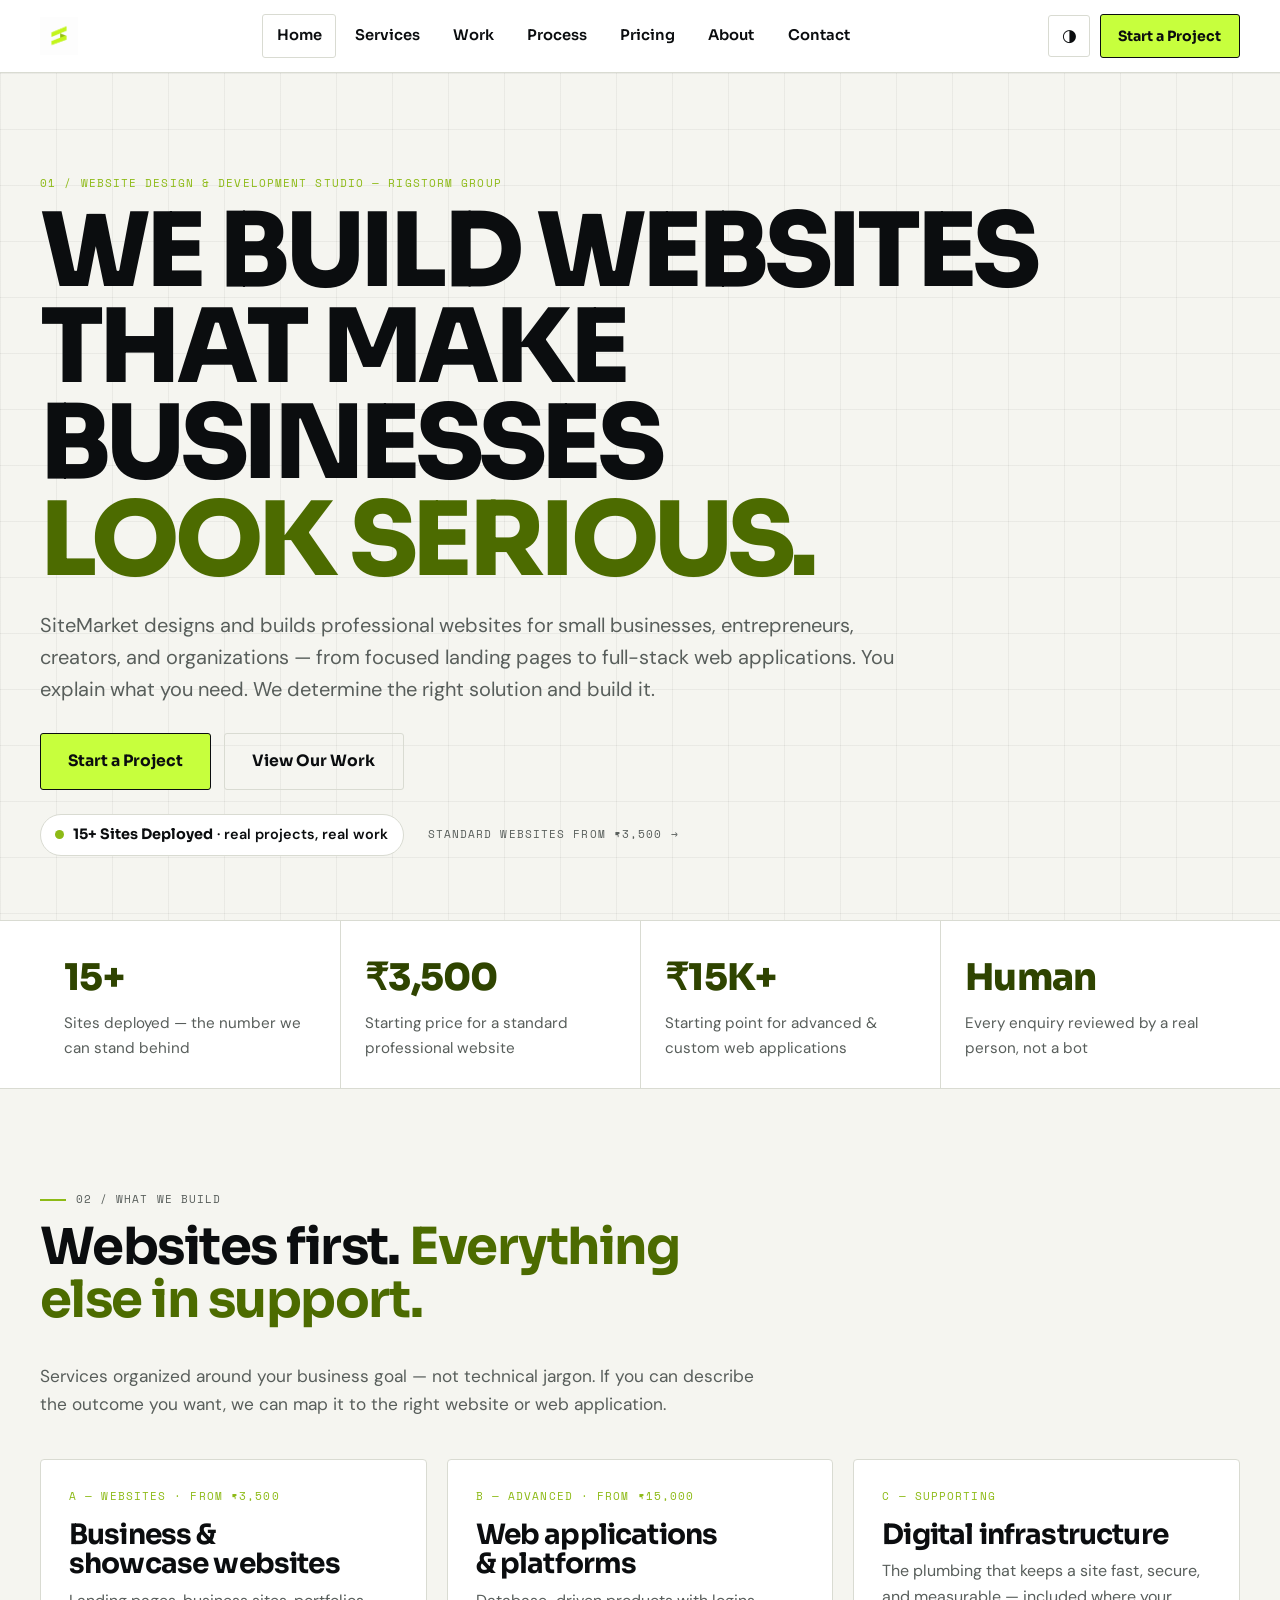
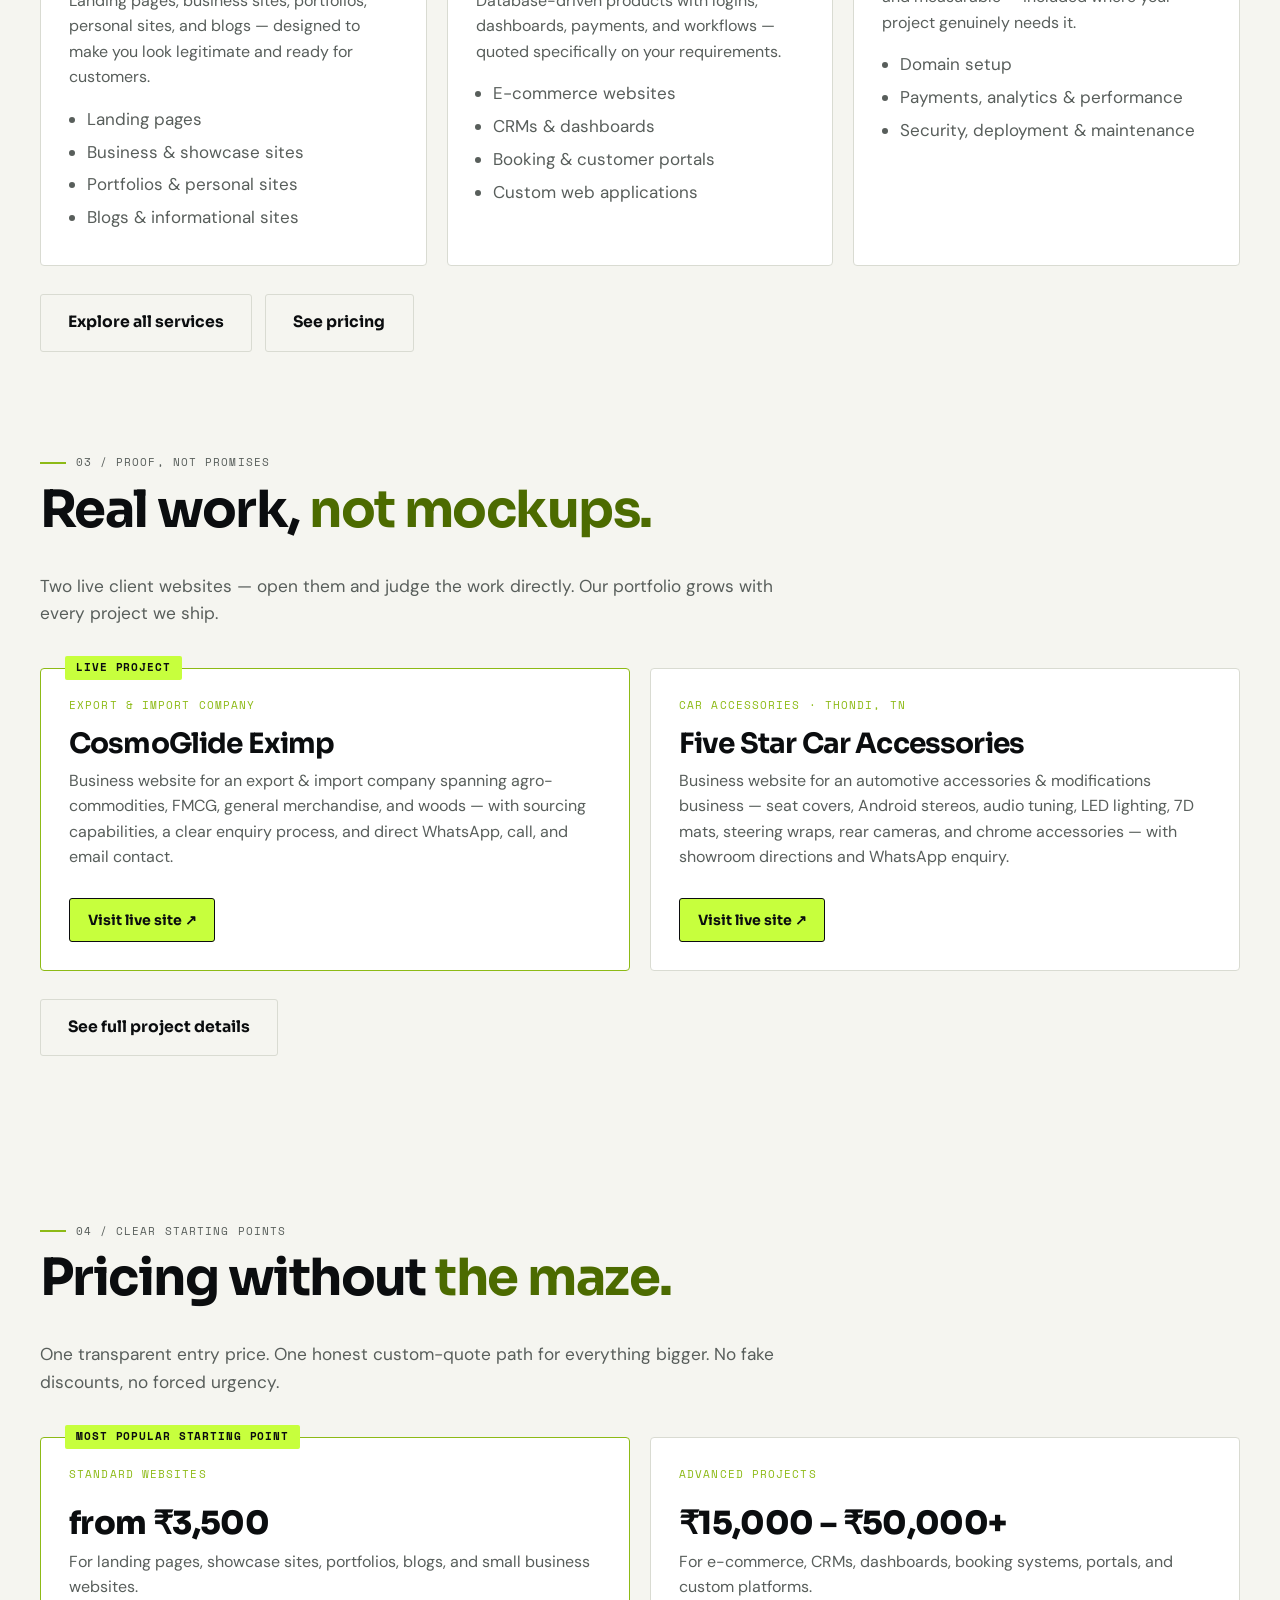
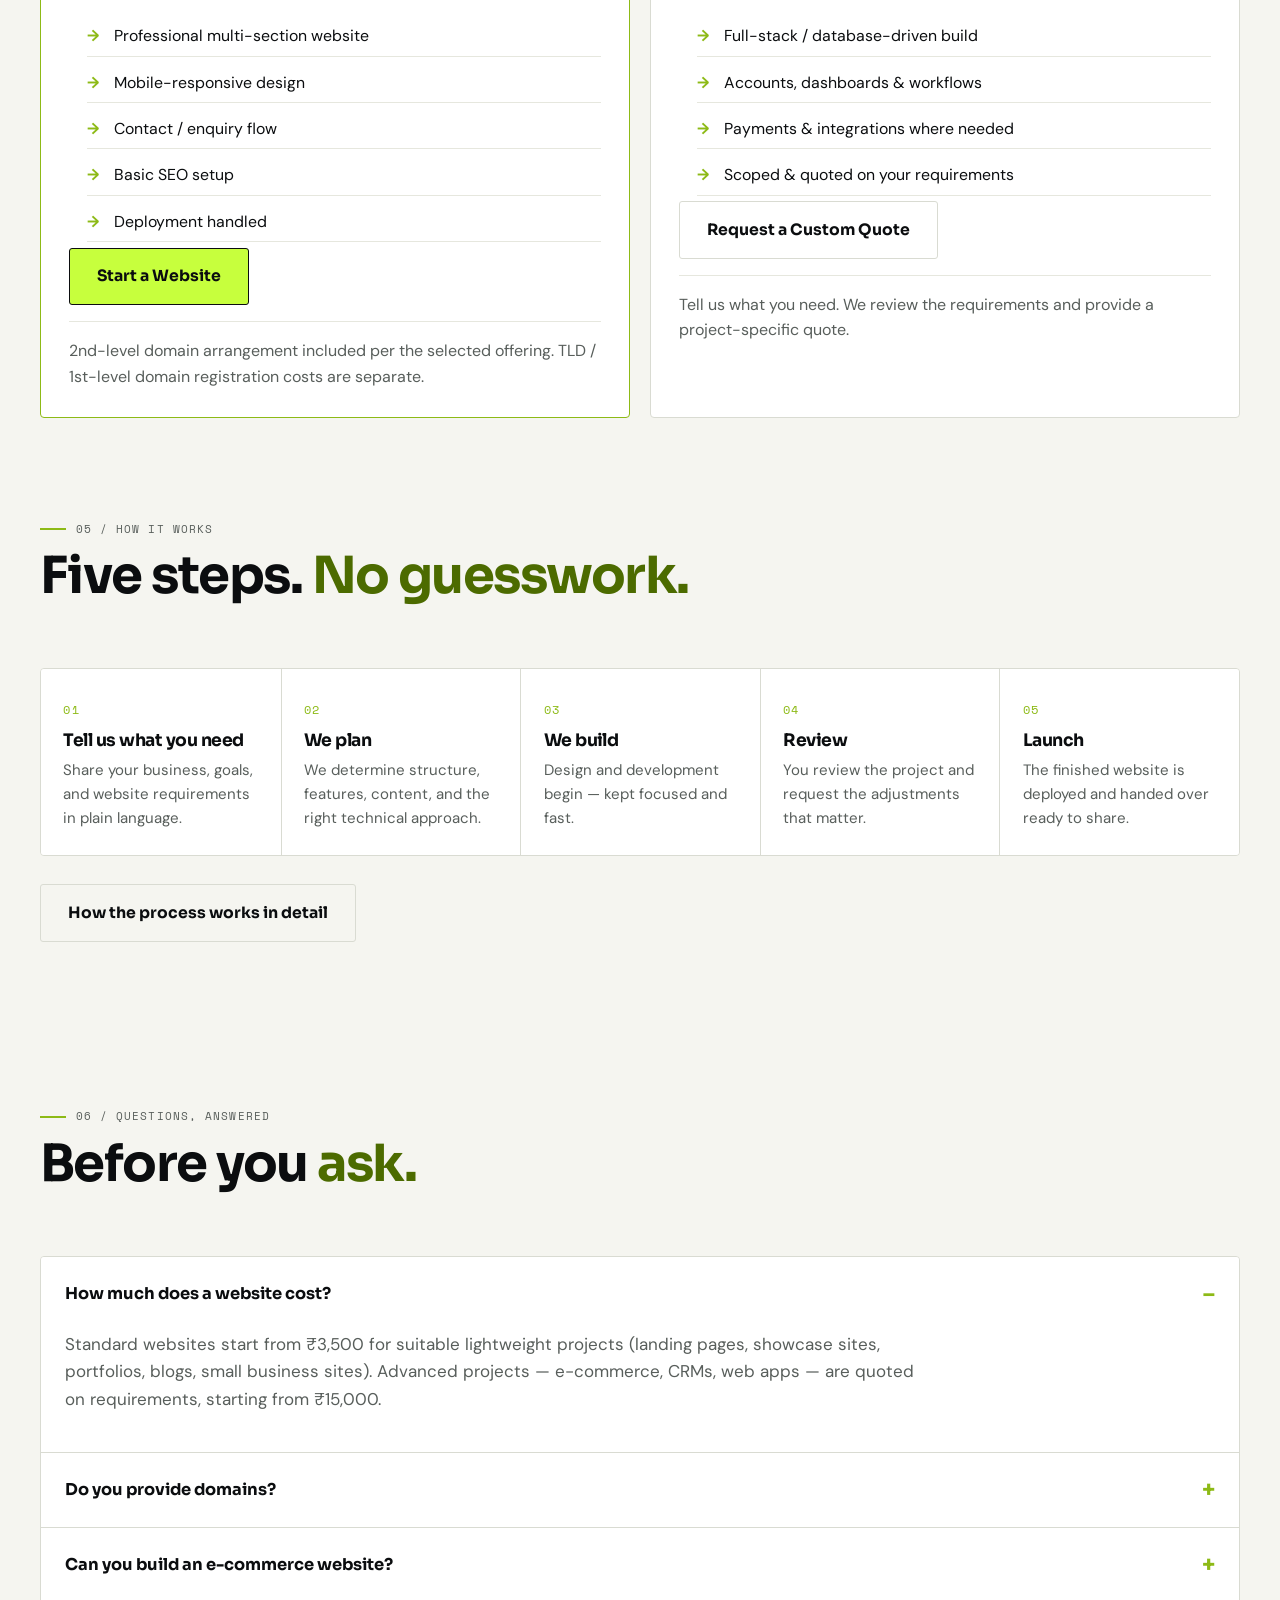
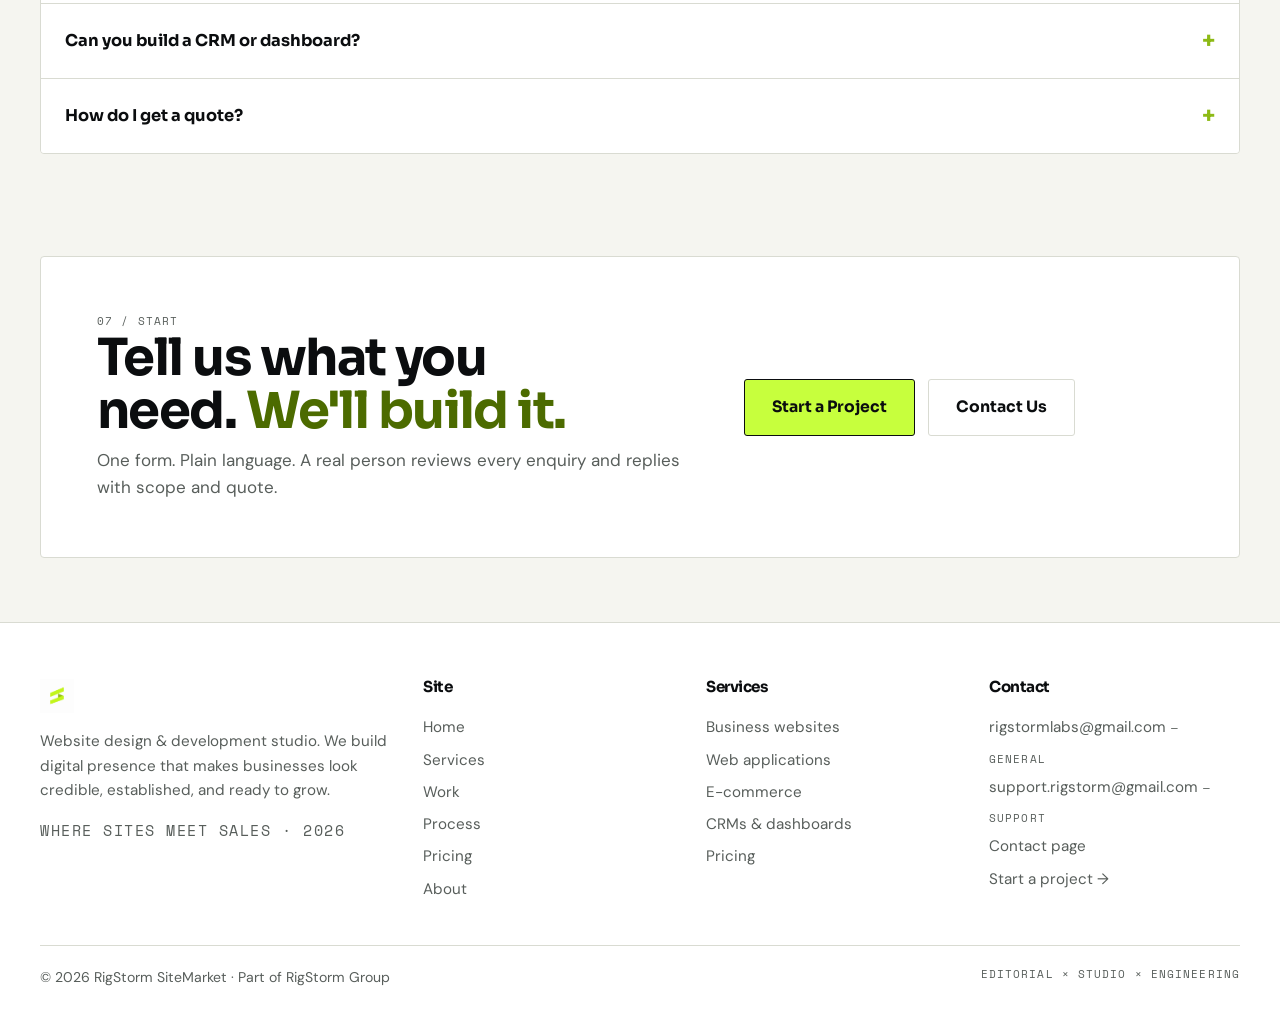
<file: index.html>
<!DOCTYPE html>
<html lang="en" data-theme="dark">
<head>
  <meta charset="UTF-8">
  <meta name="viewport" content="width=device-width, initial-scale=1.0">
  <title>Website Design &amp; Development Services | SiteMarket by RigStorm</title>
  <meta name="description" content="SiteMarket is a website design & development studio. Professional business websites starting from ₹3,500, and custom e-commerce, CRM & web applications quoted on requirements.">
  <link rel="canonical" href="https://www.rigstormsitemarket.linkpc.net/">
  <meta name="robots" content="index, follow">
  <meta property="og:type" content="website">
  <meta property="og:site_name" content="SiteMarket by RigStorm">
  <meta property="og:title" content="Website Design & Development Services | SiteMarket">
  <meta property="og:description" content="We build websites that make businesses look serious. Standard websites from ₹3,500. Advanced web apps on custom quote.">
  <meta property="og:url" content="https://www.rigstormsitemarket.linkpc.net/">
  <meta property="og:image" content="https://www.rigstormsitemarket.linkpc.net/assets/img/sitemarket-dark.png">
  <meta name="twitter:card" content="summary_large_image">
  <meta name="twitter:title" content="Website Design & Development Services | SiteMarket">
  <meta name="twitter:description" content="Professional websites from ₹3,500. Custom web applications on quote. Real work, clear pricing.">
  <link rel="icon" type="image/svg+xml" href="/favicon.svg">
  <link rel="manifest" href="/site.webmanifest">
  <meta name="theme-color" content="#0B0D0F">
  <link rel="preconnect" href="https://fonts.googleapis.com">
  <link rel="preconnect" href="https://fonts.gstatic.com" crossorigin>
  <link href="https://fonts.googleapis.com/css2?family=Sora:wght@600;700;800&family=DM+Sans:opsz,wght@9..40,400;9..40,500;9..40,600&family=Space+Mono&display=swap" rel="stylesheet">
  <script>(function(){try{var s=localStorage.getItem("sitemarket-theme");var t=s||(window.matchMedia("(prefers-color-scheme: light)").matches?"light":"dark");document.documentElement.setAttribute("data-theme",t)}catch(e){document.documentElement.setAttribute("data-theme","dark")}})();</script>
  <link rel="stylesheet" href="/assets/css/main.css">
  <script type="application/ld+json">
  {
    "@context": "https://schema.org",
    "@type": "Organization",
    "name": "RigStorm SiteMarket",
    "url": "https://www.rigstormsitemarket.linkpc.net/",
    "logo": "https://www.rigstormsitemarket.linkpc.net/assets/img/sitemarket-dark.png",
    "parentOrganization": { "@type": "Organization", "name": "RigStorm Group" },
    "email": "rigstormlabs@gmail.com",
    "description": "Website design & development studio. Professional websites from ₹3,500; custom web applications on quote."
  }
  </script>
  <script type="application/ld+json">
  {
    "@context": "https://schema.org",
    "@type": "WebSite",
    "name": "SiteMarket",
    "url": "https://www.rigstormsitemarket.linkpc.net/"
  }
  </script>
</head>
<body>
  <a class="skip-link" href="#main">Skip to content</a>

  <header class="site-header">
    <div class="wrap header-inner">
      <a class="brand" href="/" aria-label="SiteMarket home">
        <img class="logo--dark" data-dark="/assets/img/sitemarket-dark.png" data-light="/assets/img/sitemarket-light.png" src="/assets/img/sitemarket-dark.png" alt="SiteMarket by RigStorm" width="220" height="38">
        <img class="logo--light" data-dark="/assets/img/sitemarket-dark.png" data-light="/assets/img/sitemarket-light.png" src="/assets/img/sitemarket-light.png" alt="" aria-hidden="true" width="220" height="38">
      </a>
      <nav class="nav-desktop" aria-label="Primary">
        <a href="/" aria-current="page">Home</a>
        <a href="/services.html">Services</a>
        <a href="/work.html">Work</a>
        <a href="/process.html">Process</a>
        <a href="/pricing.html">Pricing</a>
        <a href="/about.html">About</a>
        <a href="/contact.html">Contact</a>
      </nav>
      <div class="header-actions">
        <button class="theme-toggle" type="button" aria-label="Switch to light mode" aria-pressed="false" title="Toggle light / dark mode"><span class="icon-moon" aria-hidden="true">◐</span><span class="icon-sun" aria-hidden="true">◑</span></button>
        <a class="btn btn--primary btn--small header-cta" href="/request.html">Start a Project</a>
        <button class="menu-btn" type="button" aria-expanded="false" aria-controls="mobileNav" aria-label="Open menu">☰</button>
      </div>
    </div>
    <nav class="mobile-nav" id="mobileNav" aria-label="Mobile">
      <a href="/" aria-current="page">Home</a>
      <a href="/services.html">Services</a>
      <a href="/work.html">Work</a>
      <a href="/process.html">Process</a>
      <a href="/pricing.html">Pricing</a>
      <a href="/about.html">About</a>
      <a href="/contact.html">Contact</a>
      <a href="/request.html">Start a Project →</a>
    </nav>
  </header>

  <main id="main">
    <!-- HERO -->
    <section class="hero" aria-labelledby="hero-title">
      <div class="wrap">
        <p class="mono mono--accent">01 / Website design &amp; development studio — RigStorm Group</p>
        <h1 id="hero-title">We build websites that make businesses <span class="accent-word">look serious.</span></h1>
        <p class="lead">SiteMarket designs and builds professional websites for small businesses, entrepreneurs, creators, and organizations — from focused landing pages to full-stack web applications. You explain what you need. We determine the right solution and build it.</p>
        <div class="btn-row">
          <a class="btn btn--primary" href="/request.html">Start a Project</a>
          <a class="btn btn--ghost" href="/work.html">View Our Work</a>
        </div>
        <div class="hero-meta">
          <span class="trust-chip"><span class="dot" aria-hidden="true"></span><span><strong>15+ Sites Deployed</strong> · real projects, real work</span></span>
          <span class="mono">Standard websites from ₹3,500 →</span>
        </div>
      </div>
    </section>

    <!-- PROOF -->
    <section class="proof-band" aria-label="SiteMarket at a glance">
      <div class="wrap proof-inner">
        <div class="proof-cell reveal"><div class="num">15+</div><div class="lbl">Sites deployed — the number we can stand behind</div></div>
        <div class="proof-cell reveal"><div class="num">₹3,500</div><div class="lbl">Starting price for a standard professional website</div></div>
        <div class="proof-cell reveal"><div class="num">₹15K+</div><div class="lbl">Starting point for advanced &amp; custom web applications</div></div>
        <div class="proof-cell reveal"><div class="num">Human</div><div class="lbl">Every enquiry reviewed by a real person, not a bot</div></div>
      </div>
    </section>

    <!-- SERVICES -->
    <section class="section" aria-labelledby="services-title">
      <div class="wrap">
        <div class="sec-head reveal">
          <span class="mono">02 / What we build</span>
          <h2 id="services-title">Websites first. <span class="accent-word">Everything else in support.</span></h2>
          <p>Services organized around your business goal — not technical jargon. If you can describe the outcome you want, we can map it to the right website or web application.</p>
        </div>
        <div class="grid-3">
          <article class="card reveal">
            <span class="mono mono--accent">A — Websites · from ₹3,500</span>
            <h3>Business &amp; showcase websites</h3>
            <p>Landing pages, business sites, portfolios, personal sites, and blogs — designed to make you look legitimate and ready for customers.</p>
            <ul>
              <li>Landing pages</li>
              <li>Business &amp; showcase sites</li>
              <li>Portfolios &amp; personal sites</li>
              <li>Blogs &amp; informational sites</li>
            </ul>
          </article>
          <article class="card reveal">
            <span class="mono mono--accent">B — Advanced · from ₹15,000</span>
            <h3>Web applications &amp; platforms</h3>
            <p>Database-driven products with logins, dashboards, payments, and workflows — quoted specifically on your requirements.</p>
            <ul>
              <li>E-commerce websites</li>
              <li>CRMs &amp; dashboards</li>
              <li>Booking &amp; customer portals</li>
              <li>Custom web applications</li>
            </ul>
          </article>
          <article class="card reveal">
            <span class="mono mono--accent">C — Supporting</span>
            <h3>Digital infrastructure</h3>
            <p>The plumbing that keeps a site fast, secure, and measurable — included where your project genuinely needs it.</p>
            <ul>
              <li>Domain setup</li>
              <li>Payments, analytics &amp; performance</li>
              <li>Security, deployment &amp; maintenance</li>
            </ul>
          </article>
        </div>
        <div class="btn-row">
          <a class="btn btn--ghost" href="/services.html">Explore all services</a>
          <a class="btn btn--ghost" href="/pricing.html">See pricing</a>
        </div>
      </div>
    </section>

    <!-- FEATURED WORK -->
    <section class="section section--tight" aria-labelledby="work-title" style="padding-top:0">
      <div class="wrap">
        <div class="sec-head reveal">
          <span class="mono">03 / Proof, not promises</span>
          <h2 id="work-title">Real work, <span class="accent-word">not mockups.</span></h2>
          <p>Two live client websites — open them and judge the work directly. Our portfolio grows with every project we ship.</p>
        </div>
        <div class="grid-2">
          <article class="card card--featured reveal">
            <span class="flag">Live project</span>
            <span class="mono mono--accent">Export &amp; Import company</span>
            <h3>CosmoGlide Eximp</h3>
            <p>Business website for an export &amp; import company spanning agro-commodities, FMCG, general merchandise, and woods — with sourcing capabilities, a clear enquiry process, and direct WhatsApp, call, and email contact.</p>
            <div class="btn-row">
              <a class="btn btn--primary btn--small" href="https://cosmoglide.run.place/" target="_blank" rel="noopener">Visit live site ↗</a>
            </div>
          </article>
          <article class="card reveal">
            <span class="mono mono--accent">Car accessories · Thondi, TN</span>
            <h3>Five Star Car Accessories</h3>
            <p>Business website for an automotive accessories &amp; modifications business — seat covers, Android stereos, audio tuning, LED lighting, 7D mats, steering wraps, rear cameras, and chrome accessories — with showroom directions and WhatsApp enquiry.</p>
            <div class="btn-row">
              <a class="btn btn--primary btn--small" href="https://fivestaraccessories.run.place/" target="_blank" rel="noopener">Visit live site ↗</a>
            </div>
          </article>
        </div>
        <div class="btn-row">
          <a class="btn btn--ghost" href="/work.html">See full project details</a>
        </div>
      </div>
    </section>

    <!-- PRICING -->
    <section class="section" aria-labelledby="pricing-title">
      <div class="wrap">
        <div class="sec-head reveal">
          <span class="mono">04 / Clear starting points</span>
          <h2 id="pricing-title">Pricing without <span class="accent-word">the maze.</span></h2>
          <p>One transparent entry price. One honest custom-quote path for everything bigger. No fake discounts, no forced urgency.</p>
        </div>
        <div class="pricing-grid">
          <article class="card card--featured reveal">
            <span class="flag">Most popular starting point</span>
            <span class="mono mono--accent">Standard websites</span>
            <p class="price">from ₹3,500</p>
            <p>For landing pages, showcase sites, portfolios, blogs, and small business websites.</p>
            <ul class="check-list">
              <li>Professional multi-section website</li>
              <li>Mobile-responsive design</li>
              <li>Contact / enquiry flow</li>
              <li>Basic SEO setup</li>
              <li>Deployment handled</li>
            </ul>
            <a class="btn btn--primary" href="/request.html">Start a Website</a>
            <p class="fine-print">2nd-level domain arrangement included per the selected offering. TLD / 1st-level domain registration costs are separate.</p>
          </article>
          <article class="card reveal">
            <span class="mono mono--accent">Advanced projects</span>
            <p class="price">₹15,000 – ₹50,000+</p>
            <p>For e-commerce, CRMs, dashboards, booking systems, portals, and custom platforms.</p>
            <ul class="check-list">
              <li>Full-stack / database-driven build</li>
              <li>Accounts, dashboards &amp; workflows</li>
              <li>Payments &amp; integrations where needed</li>
              <li>Scoped &amp; quoted on your requirements</li>
            </ul>
            <a class="btn btn--ghost" href="/request.html">Request a Custom Quote</a>
            <p class="fine-print">Tell us what you need. We review the requirements and provide a project-specific quote.</p>
          </article>
        </div>
      </div>
    </section>

    <!-- PROCESS -->
    <section class="section section--tight" aria-labelledby="process-title" style="padding-top:0">
      <div class="wrap">
        <div class="sec-head reveal">
          <span class="mono">05 / How it works</span>
          <h2 id="process-title">Five steps. <span class="accent-word">No guesswork.</span></h2>
        </div>
        <div class="steps reveal">
          <div class="step"><span class="n">01</span><h3>Tell us what you need</h3><p>Share your business, goals, and website requirements in plain language.</p></div>
          <div class="step step--alt"><span class="n">02</span><h3>We plan</h3><p>We determine structure, features, content, and the right technical approach.</p></div>
          <div class="step"><span class="n">03</span><h3>We build</h3><p>Design and development begin — kept focused and fast.</p></div>
          <div class="step step--alt"><span class="n">04</span><h3>Review</h3><p>You review the project and request the adjustments that matter.</p></div>
          <div class="step"><span class="n">05</span><h3>Launch</h3><p>The finished website is deployed and handed over ready to share.</p></div>
        </div>
        <div class="btn-row"><a class="btn btn--ghost" href="/process.html">How the process works in detail</a></div>
      </div>
    </section>

    <!-- FAQ -->
    <section class="section" aria-labelledby="faq-title">
      <div class="wrap">
        <div class="sec-head reveal">
          <span class="mono">06 / Questions, answered</span>
          <h2 id="faq-title">Before you <span class="accent-word">ask.</span></h2>
        </div>
        <div class="faq reveal">
          <details open>
            <summary>How much does a website cost?</summary>
            <p class="faq-a">Standard websites start from ₹3,500 for suitable lightweight projects (landing pages, showcase sites, portfolios, blogs, small business sites). Advanced projects — e-commerce, CRMs, web apps — are quoted on requirements, starting from ₹15,000.</p>
          </details>
          <details>
            <summary>Do you provide domains?</summary>
            <p class="faq-a">Domain arrangements depend on the project. A 2nd-level domain arrangement is included per the selected offering; TLD / 1st-level domain registration costs are separate. If you already own a domain, we can work with it.</p>
          </details>
          <details>
            <summary>Can you build an e-commerce website?</summary>
            <p class="faq-a">Yes. E-commerce with product catalogues, payments, and order flows falls under advanced projects and is quoted according to your specific requirements.</p>
          </details>
          <details>
            <summary>Can you build a CRM or dashboard?</summary>
            <p class="faq-a">Yes. CRMs, dashboards, booking systems, and other custom web applications are exactly what our advanced track is for. Describe the workflow and we will scope it.</p>
          </details>
          <details>
            <summary>How do I get a quote?</summary>
            <p class="faq-a">Use the project enquiry form to tell us what you need. We review the requirements and get back to you with the appropriate scope and quote. For complex builds, use the detailed <a href="/request.html">custom quote request</a>.</p>
          </details>
        </div>
      </div>
    </section>

    <!-- CTA -->
    <section class="section section--tight" aria-labelledby="cta-title" style="padding-top:0">
      <div class="wrap">
        <div class="cta-band reveal">
          <div>
            <p class="mono mono--accent">07 / Start</p>
            <h2 id="cta-title">Tell us what you need. <span class="accent-word">We'll build it.</span></h2>
            <p>One form. Plain language. A real person reviews every enquiry and replies with scope and quote.</p>
          </div>
          <div class="btn-row" style="margin-top:0">
            <a class="btn btn--primary" href="/request.html">Start a Project</a>
            <a class="btn btn--ghost" href="/contact.html">Contact Us</a>
          </div>
        </div>
      </div>
    </section>
  </main>

  <footer class="site-footer">
    <div class="wrap footer-grid">
      <div>
        <img class="f-logo f-logo-dark" data-dark="/assets/img/sitemarket-dark.png" data-light="/assets/img/sitemarket-light.png" src="/assets/img/sitemarket-dark.png" alt="SiteMarket" width="200" height="34" loading="lazy">
        <img class="f-logo f-logo-light" data-dark="/assets/img/sitemarket-dark.png" data-light="/assets/img/sitemarket-light.png" src="/assets/img/sitemarket-light.png" alt="" aria-hidden="true" width="200" height="34" loading="lazy">
        <p>Website design &amp; development studio. We build digital presence that makes businesses look credible, established, and ready to grow.</p>
        <p class="mono">Where sites meet sales · <span data-year>2026</span></p>
      </div>
      <nav aria-label="Sitemap">
        <h4>Site</h4>
        <ul>
          <li><a href="/">Home</a></li>
          <li><a href="/services.html">Services</a></li>
          <li><a href="/work.html">Work</a></li>
          <li><a href="/process.html">Process</a></li>
          <li><a href="/pricing.html">Pricing</a></li>
          <li><a href="/about.html">About</a></li>
        </ul>
      </nav>
      <nav aria-label="Services">
        <h4>Services</h4>
        <ul>
          <li><a href="/services.html#websites">Business websites</a></li>
          <li><a href="/services.html#advanced">Web applications</a></li>
          <li><a href="/services.html#ecommerce">E-commerce</a></li>
          <li><a href="/services.html#crm">CRMs &amp; dashboards</a></li>
          <li><a href="/pricing.html">Pricing</a></li>
        </ul>
      </nav>
      <div>
        <h4>Contact</h4>
        <ul>
          <li><a href="mailto:rigstormlabs@gmail.com">rigstormlabs@gmail.com</a> <span class="mono">— general</span></li>
          <li><a href="mailto:support.rigstorm@gmail.com">support.rigstorm@gmail.com</a> <span class="mono">— support</span></li>
          <li><a href="/contact.html">Contact page</a></li>
          <li><a href="/request.html">Start a project →</a></li>
        </ul>
      </div>
    </div>
    <div class="wrap footer-bottom">
      <span>© <span data-year>2026</span> RigStorm SiteMarket · Part of RigStorm Group</span>
      <span class="mono">Editorial × Studio × Engineering</span>
    </div>
  </footer>

  <script src="/assets/js/main.js" defer></script>
</body>
</html>
</file>
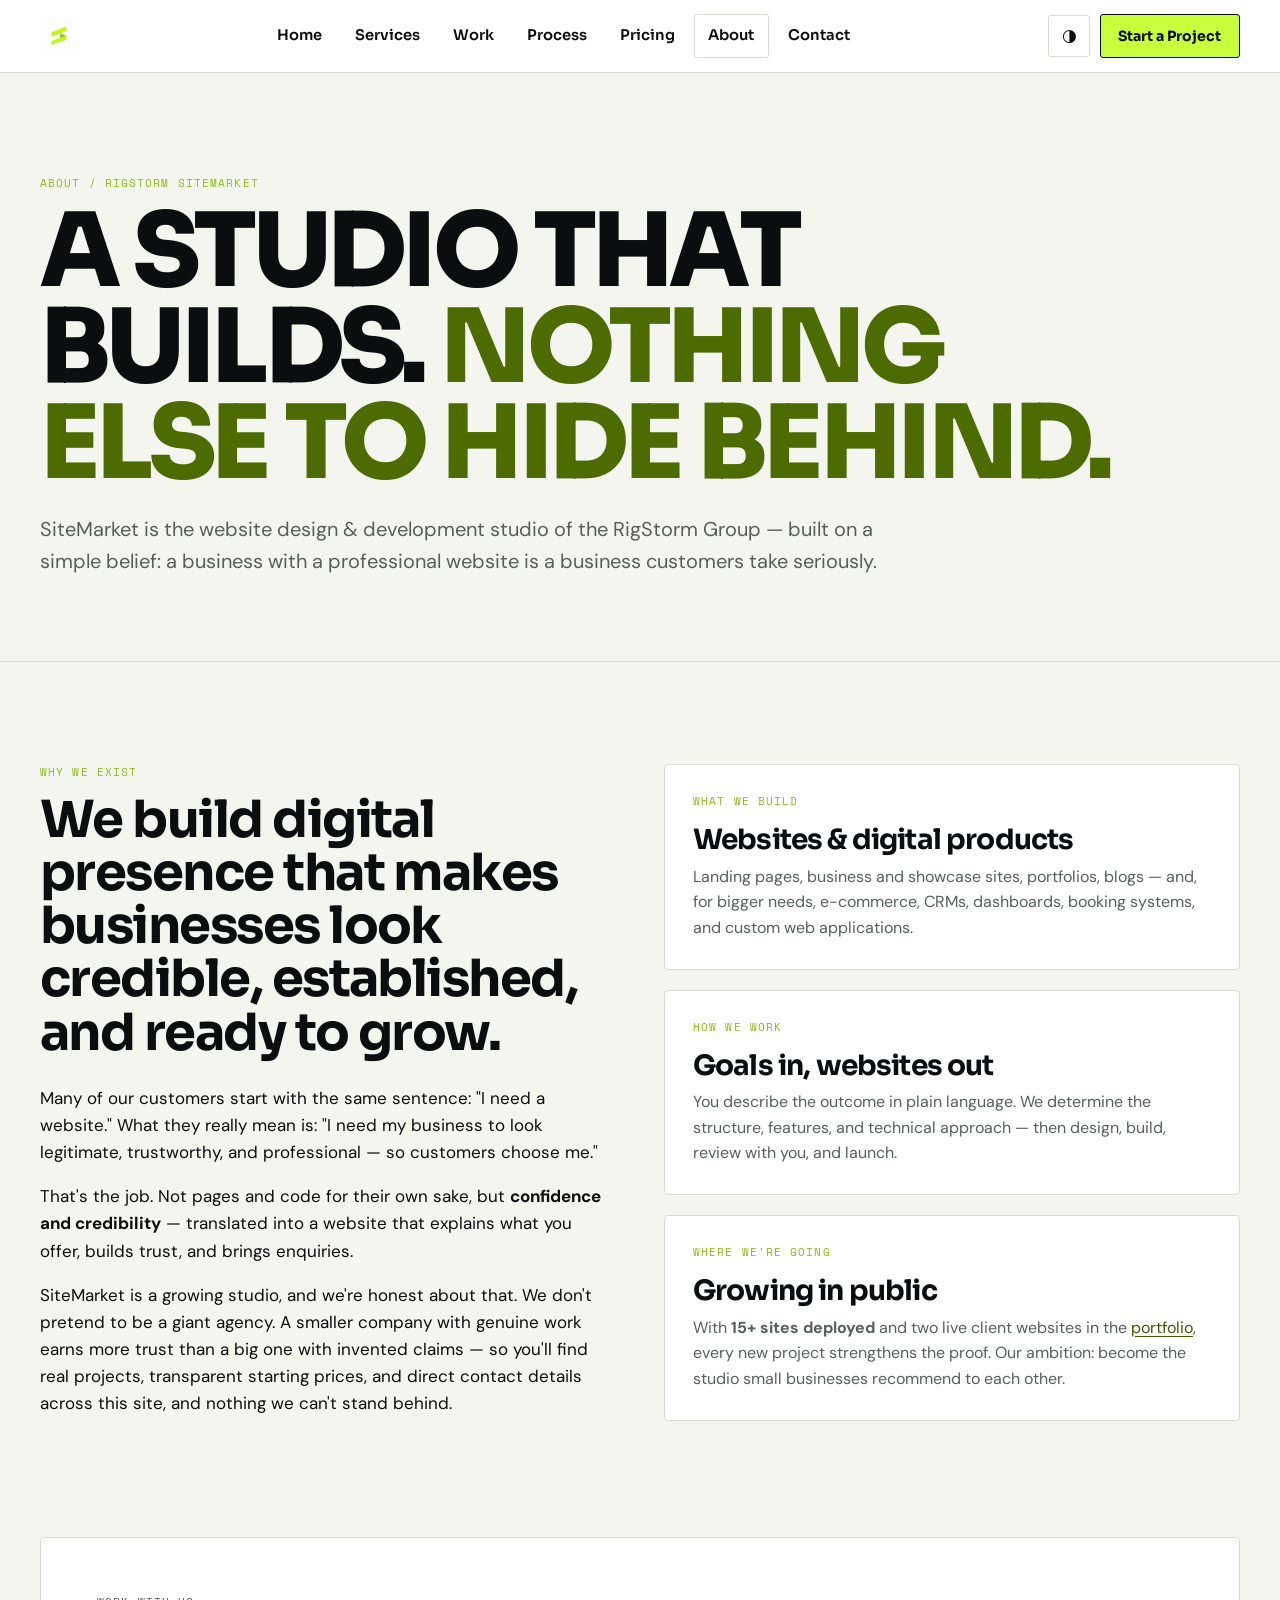
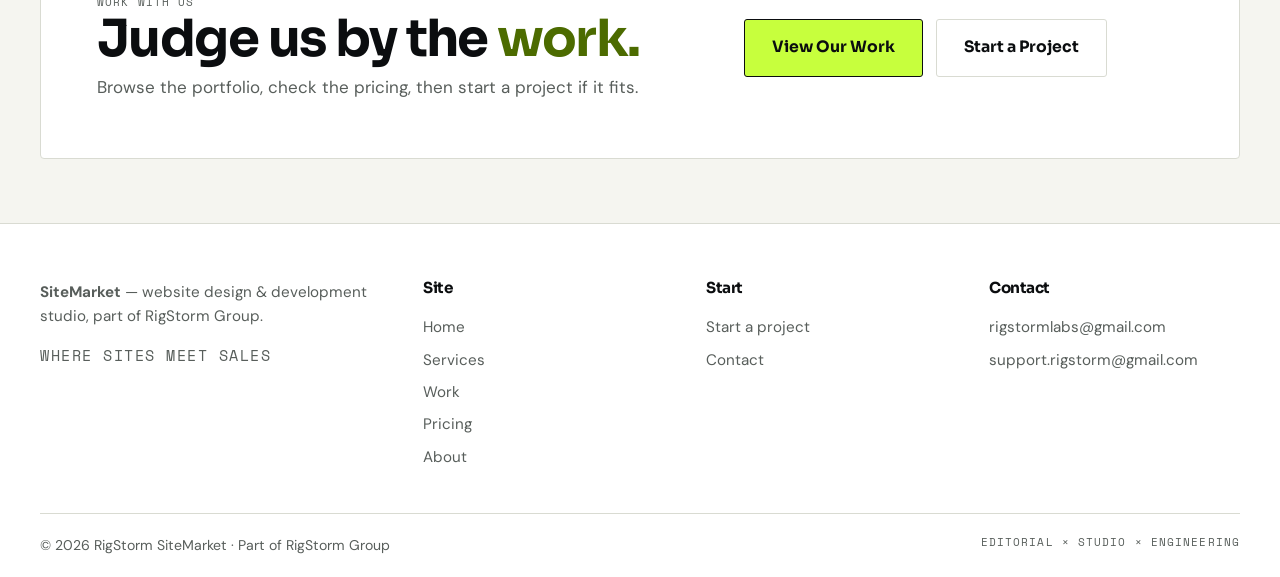
<file: about.html>
<!DOCTYPE html>
<html lang="en" data-theme="dark">
<head>
  <meta charset="UTF-8"><meta name="viewport" content="width=device-width, initial-scale=1.0">
  <title>About — A Studio That Builds | SiteMarket</title>
  <meta name="description" content="SiteMarket is a website design & development studio in the RigStorm Group. We build digital presence that makes businesses look credible, established, and ready to grow.">
  <link rel="canonical" href="https://www.rigstormsitemarket.linkpc.net/about.html">
  <meta name="robots" content="index, follow">
  <meta property="og:type" content="website"><meta property="og:site_name" content="SiteMarket by RigStorm">
  <meta property="og:title" content="About — A Studio That Builds | SiteMarket">
  <meta property="og:description" content="Part of RigStorm Group. Ambitious, honest, and growing — with real work to show for it.">
  <meta property="og:url" content="https://www.rigstormsitemarket.linkpc.net/about.html">
  <meta name="twitter:card" content="summary_large_image">
  <link rel="icon" type="image/svg+xml" href="/favicon.svg"><link rel="manifest" href="/site.webmanifest">
  <link rel="preconnect" href="https://fonts.googleapis.com"><link rel="preconnect" href="https://fonts.gstatic.com" crossorigin>
  <link href="https://fonts.googleapis.com/css2?family=Sora:wght@600;700;800&family=DM+Sans:opsz,wght@9..40,400;9..40,500;9..40,600&family=Space+Mono&display=swap" rel="stylesheet">
  <script>(function(){try{var s=localStorage.getItem("sitemarket-theme");var t=s||(window.matchMedia("(prefers-color-scheme: light)").matches?"light":"dark");document.documentElement.setAttribute("data-theme",t)}catch(e){document.documentElement.setAttribute("data-theme","dark")}})();</script>
  <link rel="stylesheet" href="/assets/css/main.css">
</head>
<body>
  <a class="skip-link" href="#main">Skip to content</a>
  <header class="site-header"><div class="wrap header-inner">
    <a class="brand" href="/" aria-label="SiteMarket home"><img class="logo--dark" data-dark="/assets/img/sitemarket-dark.png" data-light="/assets/img/sitemarket-light.png" src="/assets/img/sitemarket-dark.png" alt="SiteMarket by RigStorm" width="220" height="38"><img class="logo--light" data-dark="/assets/img/sitemarket-dark.png" data-light="/assets/img/sitemarket-light.png" src="/assets/img/sitemarket-light.png" alt="" aria-hidden="true" width="220" height="38"></a>
    <nav class="nav-desktop" aria-label="Primary"><a href="/">Home</a><a href="/services.html">Services</a><a href="/work.html">Work</a><a href="/process.html">Process</a><a href="/pricing.html">Pricing</a><a href="/about.html" aria-current="page">About</a><a href="/contact.html">Contact</a></nav>
    <div class="header-actions"><button class="theme-toggle" type="button" aria-label="Switch to light mode" aria-pressed="false" title="Toggle light / dark mode"><span class="icon-moon" aria-hidden="true">◐</span><span class="icon-sun" aria-hidden="true">◑</span></button><a class="btn btn--primary btn--small header-cta" href="/request.html">Start a Project</a><button class="menu-btn" type="button" aria-expanded="false" aria-controls="mobileNav" aria-label="Open menu">☰</button></div>
  </div><nav class="mobile-nav" id="mobileNav" aria-label="Mobile"><a href="/">Home</a><a href="/services.html">Services</a><a href="/work.html">Work</a><a href="/process.html">Process</a><a href="/pricing.html">Pricing</a><a href="/about.html" aria-current="page">About</a><a href="/contact.html">Contact</a><a href="/request.html">Start a Project →</a></nav></header>
  <main id="main">
    <section class="hero hero--plain" aria-labelledby="page-title"><div class="wrap">
      <p class="mono mono--accent">About / RigStorm SiteMarket</p>
      <h1 id="page-title">A studio that builds. <span class="accent-word">Nothing else to hide behind.</span></h1>
      <p class="lead">SiteMarket is the website design &amp; development studio of the RigStorm Group — built on a simple belief: a business with a professional website is a business customers take seriously.</p>
    </div></section>
    <section class="section" aria-label="About content"><div class="wrap split">
      <div class="reveal">
        <p class="mono mono--accent">Why we exist</p>
        <h2>We build digital presence that makes businesses look credible, established, and ready to grow.</h2>
        <p>Many of our customers start with the same sentence: "I need a website." What they really mean is: "I need my business to look legitimate, trustworthy, and professional — so customers choose me."</p>
        <p>That's the job. Not pages and code for their own sake, but <strong>confidence and credibility</strong> — translated into a website that explains what you offer, builds trust, and brings enquiries.</p>
        <p>SiteMarket is a growing studio, and we're honest about that. We don't pretend to be a giant agency. A smaller company with genuine work earns more trust than a big one with invented claims — so you'll find real projects, transparent starting prices, and direct contact details across this site, and nothing we can't stand behind.</p>
      </div>
      <div class="reveal">
        <div class="card" style="margin-bottom:1.25rem"><span class="mono mono--accent">What we build</span><h3>Websites &amp; digital products</h3><p>Landing pages, business and showcase sites, portfolios, blogs — and, for bigger needs, e-commerce, CRMs, dashboards, booking systems, and custom web applications.</p></div>
        <div class="card" style="margin-bottom:1.25rem"><span class="mono mono--accent">How we work</span><h3>Goals in, websites out</h3><p>You describe the outcome in plain language. We determine the structure, features, and technical approach — then design, build, review with you, and launch.</p></div>
        <div class="card"><span class="mono mono--accent">Where we're going</span><h3>Growing in public</h3><p>With <strong>15+ sites deployed</strong> and two live client websites in the <a href="/work.html">portfolio</a>, every new project strengthens the proof. Our ambition: become the studio small businesses recommend to each other.</p></div>
      </div>
    </div></section>
    <section class="section section--tight" style="padding-top:0" aria-labelledby="cta-title"><div class="wrap"><div class="cta-band reveal">
      <div><p class="mono mono--accent">Work with us</p><h2 id="cta-title">Judge us by the <span class="accent-word">work.</span></h2><p>Browse the portfolio, check the pricing, then start a project if it fits.</p></div>
      <div class="btn-row" style="margin-top:0"><a class="btn btn--primary" href="/work.html">View Our Work</a><a class="btn btn--ghost" href="/request.html">Start a Project</a></div>
    </div></div></section>
  </main>
  <footer class="site-footer"><div class="wrap footer-grid">
    <div><p><strong>SiteMarket</strong> — website design &amp; development studio, part of RigStorm Group.</p><p class="mono">Where sites meet sales</p></div>
    <nav aria-label="Sitemap"><h4>Site</h4><ul><li><a href="/">Home</a></li><li><a href="/services.html">Services</a></li><li><a href="/work.html">Work</a></li><li><a href="/pricing.html">Pricing</a></li><li><a href="/about.html">About</a></li></ul></nav>
    <nav aria-label="Start"><h4>Start</h4><ul><li><a href="/request.html">Start a project</a></li><li><a href="/contact.html">Contact</a></li></ul></nav>
    <div><h4>Contact</h4><ul><li><a href="mailto:rigstormlabs@gmail.com">rigstormlabs@gmail.com</a></li><li><a href="mailto:support.rigstorm@gmail.com">support.rigstorm@gmail.com</a></li></ul></div>
  </div><div class="wrap footer-bottom"><span>© <span data-year>2026</span> RigStorm SiteMarket · Part of RigStorm Group</span><span class="mono">Editorial × Studio × Engineering</span></div></footer>
  <script src="/assets/js/main.js" defer></script>
</body>
</html>
</file>
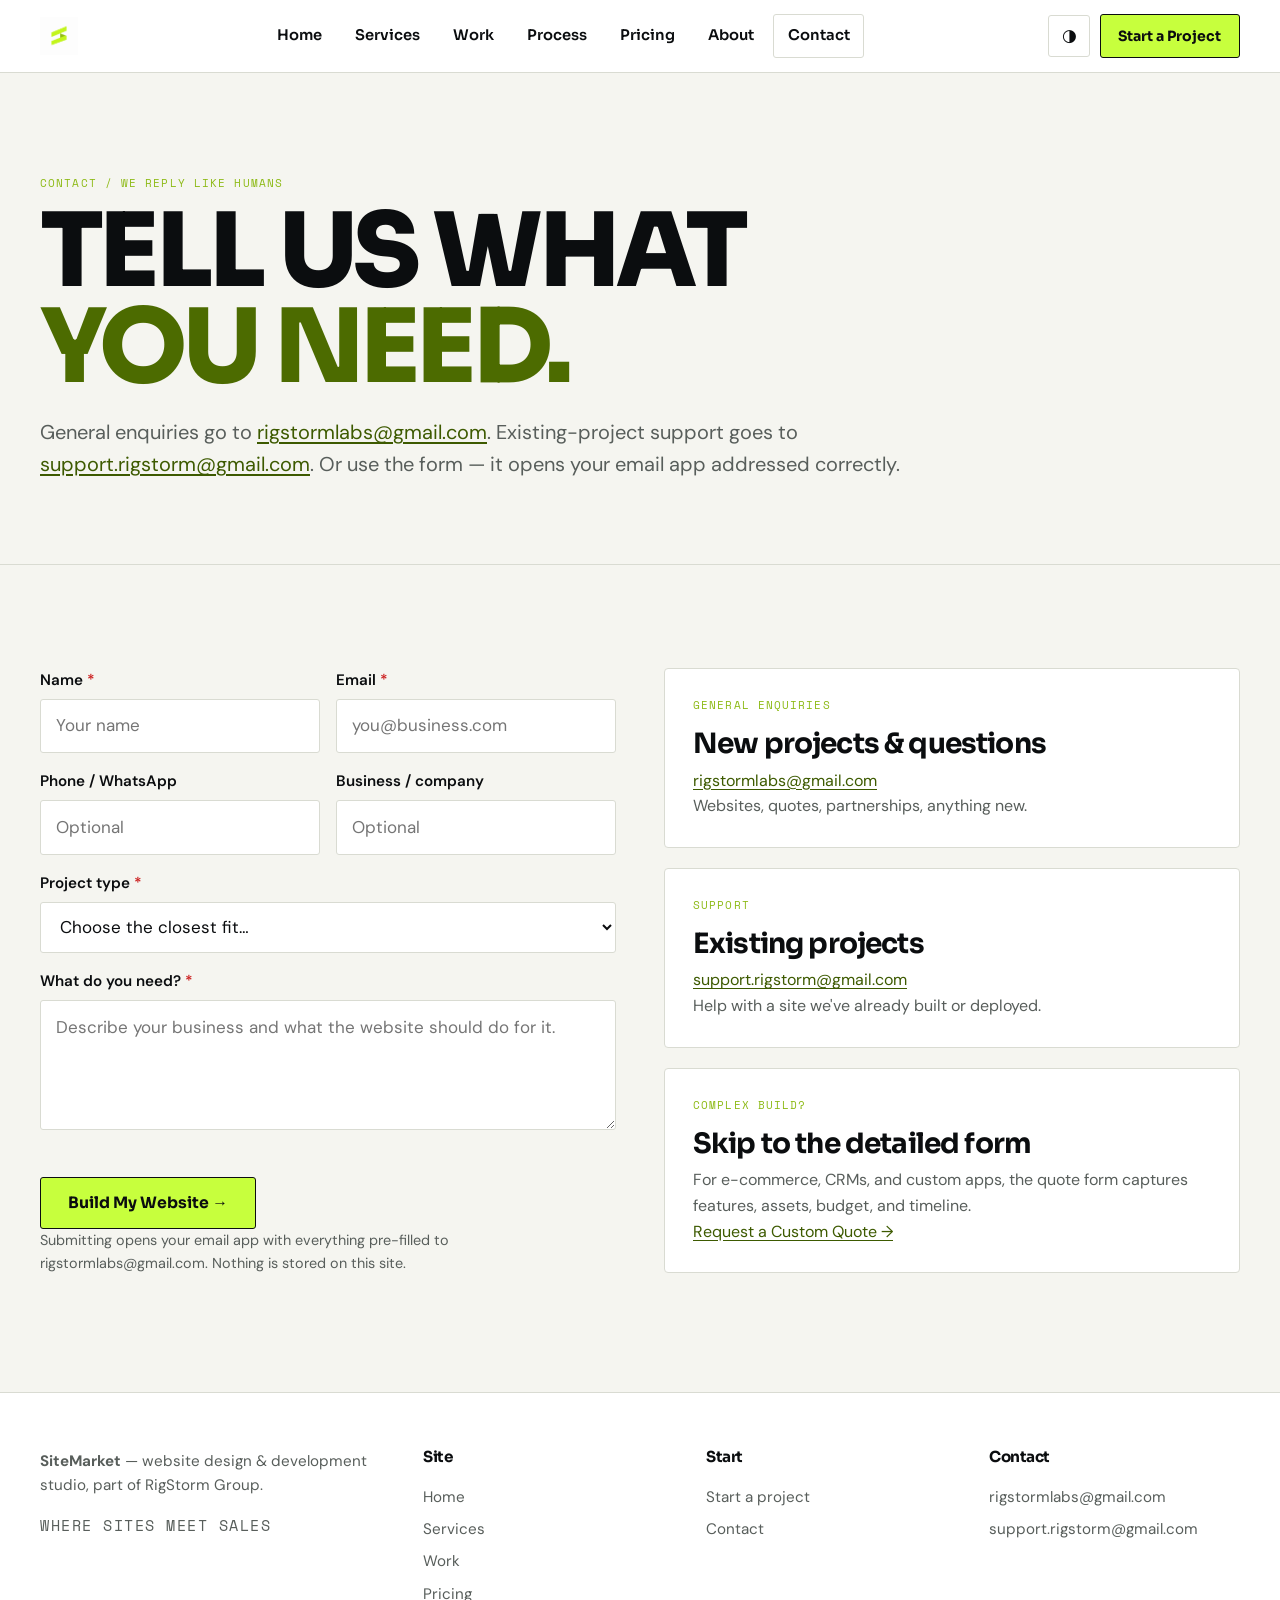
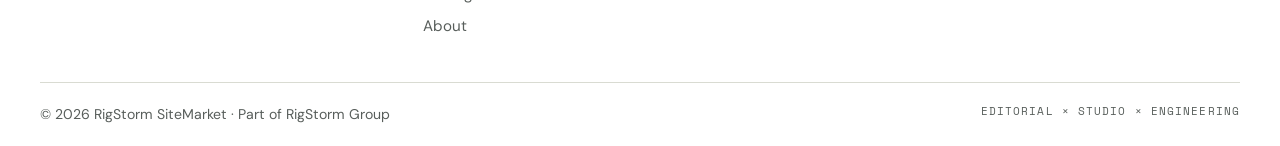
<file: contact.html>
<!DOCTYPE html>
<html lang="en" data-theme="dark">
<head>
  <meta charset="UTF-8"><meta name="viewport" content="width=device-width, initial-scale=1.0">
  <title>Contact — Start a Website Project | SiteMarket</title>
  <meta name="description" content="Contact SiteMarket: start a website project or ask a question. General enquiries rigstormlabs@gmail.com, support support.rigstorm@gmail.com.">
  <link rel="canonical" href="https://www.rigstormsitemarket.linkpc.net/contact.html">
  <meta name="robots" content="index, follow">
  <meta property="og:type" content="website"><meta property="og:site_name" content="SiteMarket by RigStorm">
  <meta property="og:title" content="Contact — Start a Website Project | SiteMarket">
  <meta property="og:description" content="Tell us what you need. A real person reviews every enquiry.">
  <meta property="og:url" content="https://www.rigstormsitemarket.linkpc.net/contact.html">
  <meta name="twitter:card" content="summary_large_image">
  <link rel="icon" type="image/svg+xml" href="/favicon.svg"><link rel="manifest" href="/site.webmanifest">
  <link rel="preconnect" href="https://fonts.googleapis.com"><link rel="preconnect" href="https://fonts.gstatic.com" crossorigin>
  <link href="https://fonts.googleapis.com/css2?family=Sora:wght@600;700;800&family=DM+Sans:opsz,wght@9..40,400;9..40,500;9..40,600&family=Space+Mono&display=swap" rel="stylesheet">
  <script>(function(){try{var s=localStorage.getItem("sitemarket-theme");var t=s||(window.matchMedia("(prefers-color-scheme: light)").matches?"light":"dark");document.documentElement.setAttribute("data-theme",t)}catch(e){document.documentElement.setAttribute("data-theme","dark")}})();</script>
  <link rel="stylesheet" href="/assets/css/main.css">
</head>
<body>
  <a class="skip-link" href="#main">Skip to content</a>
  <header class="site-header"><div class="wrap header-inner">
    <a class="brand" href="/" aria-label="SiteMarket home"><img class="logo--dark" data-dark="/assets/img/sitemarket-dark.png" data-light="/assets/img/sitemarket-light.png" src="/assets/img/sitemarket-dark.png" alt="SiteMarket by RigStorm" width="220" height="38"><img class="logo--light" data-dark="/assets/img/sitemarket-dark.png" data-light="/assets/img/sitemarket-light.png" src="/assets/img/sitemarket-light.png" alt="" aria-hidden="true" width="220" height="38"></a>
    <nav class="nav-desktop" aria-label="Primary"><a href="/">Home</a><a href="/services.html">Services</a><a href="/work.html">Work</a><a href="/process.html">Process</a><a href="/pricing.html">Pricing</a><a href="/about.html">About</a><a href="/contact.html" aria-current="page">Contact</a></nav>
    <div class="header-actions"><button class="theme-toggle" type="button" aria-label="Switch to light mode" aria-pressed="false" title="Toggle light / dark mode"><span class="icon-moon" aria-hidden="true">◐</span><span class="icon-sun" aria-hidden="true">◑</span></button><a class="btn btn--primary btn--small header-cta" href="/request.html">Start a Project</a><button class="menu-btn" type="button" aria-expanded="false" aria-controls="mobileNav" aria-label="Open menu">☰</button></div>
  </div><nav class="mobile-nav" id="mobileNav" aria-label="Mobile"><a href="/">Home</a><a href="/services.html">Services</a><a href="/work.html">Work</a><a href="/process.html">Process</a><a href="/pricing.html">Pricing</a><a href="/about.html">About</a><a href="/contact.html" aria-current="page">Contact</a><a href="/request.html">Start a Project →</a></nav></header>
  <main id="main">
    <section class="hero hero--plain" aria-labelledby="page-title"><div class="wrap">
      <p class="mono mono--accent">Contact / we reply like humans</p>
      <h1 id="page-title">Tell us what <span class="accent-word">you need.</span></h1>
      <p class="lead">General enquiries go to <a href="mailto:rigstormlabs@gmail.com">rigstormlabs@gmail.com</a>. Existing-project support goes to <a href="mailto:support.rigstorm@gmail.com">support.rigstorm@gmail.com</a>. Or use the form — it opens your email app addressed correctly.</p>
    </div></section>
    <section class="section" aria-label="Contact form and details"><div class="wrap split">
      <div class="reveal">
        <form id="contactForm" novalidate aria-label="Project enquiry form">
          <div class="form-grid">
            <div class="field"><label for="c-name">Name <span class="req" aria-hidden="true">*</span></label><input id="c-name" name="name" type="text" required autocomplete="name" placeholder="Your name"></div>
            <div class="field"><label for="c-email">Email <span class="req" aria-hidden="true">*</span></label><input id="c-email" name="email" type="email" required autocomplete="email" placeholder="you@business.com"></div>
          </div>
          <div class="form-grid">
            <div class="field"><label for="c-phone">Phone / WhatsApp</label><input id="c-phone" name="phone" type="tel" autocomplete="tel" placeholder="Optional"></div>
            <div class="field"><label for="c-business">Business / company</label><input id="c-business" name="business" type="text" autocomplete="organization" placeholder="Optional"></div>
          </div>
          <div class="field field--full"><label for="c-type">Project type <span class="req" aria-hidden="true">*</span></label>
            <select id="c-type" name="projectType" required>
              <option value="">Choose the closest fit…</option>
              <option>Standard website (₹3,500+)</option><option>E-commerce</option><option>CRM / dashboard</option><option>Booking system</option><option>Customer portal</option><option>Other web application</option><option>Not sure yet</option>
            </select></div>
          <div class="field field--full"><label for="c-msg">What do you need? <span class="req" aria-hidden="true">*</span></label><textarea id="c-msg" name="message" required placeholder="Describe your business and what the website should do for it."></textarea></div>
          <p class="form-error" role="alert" aria-live="polite"></p>
          <button class="btn btn--primary" type="submit">Build My Website →</button>
          <p class="form-note">Submitting opens your email app with everything pre-filled to rigstormlabs@gmail.com. Nothing is stored on this site.</p>
        </form>
        <div class="form-success" id="contactSuccess" role="status" tabindex="-1">
          <h3>Thanks — your email draft is ready.</h3>
          <p>Your email app should have opened with the enquiry addressed to <strong data-alt-email>rigstormlabs@gmail.com</strong>. Just press send — we'll review your requirements and get back to you with the appropriate scope and quote.</p>
        </div>
      </div>
      <aside class="reveal" aria-label="Direct contact details">
        <div class="card" style="margin-bottom:1.25rem"><span class="mono mono--accent">General enquiries</span><h3>New projects &amp; questions</h3><p><a href="mailto:rigstormlabs@gmail.com">rigstormlabs@gmail.com</a></p><p>Websites, quotes, partnerships, anything new.</p></div>
        <div class="card" style="margin-bottom:1.25rem"><span class="mono mono--accent">Support</span><h3>Existing projects</h3><p><a href="mailto:support.rigstorm@gmail.com">support.rigstorm@gmail.com</a></p><p>Help with a site we've already built or deployed.</p></div>
        <div class="card"><span class="mono mono--accent">Complex build?</span><h3>Skip to the detailed form</h3><p>For e-commerce, CRMs, and custom apps, the quote form captures features, assets, budget, and timeline.</p><p><a href="/request.html">Request a Custom Quote →</a></p></div>
      </aside>
    </div></section>
  </main>
  <footer class="site-footer"><div class="wrap footer-grid">
    <div><p><strong>SiteMarket</strong> — website design &amp; development studio, part of RigStorm Group.</p><p class="mono">Where sites meet sales</p></div>
    <nav aria-label="Sitemap"><h4>Site</h4><ul><li><a href="/">Home</a></li><li><a href="/services.html">Services</a></li><li><a href="/work.html">Work</a></li><li><a href="/pricing.html">Pricing</a></li><li><a href="/about.html">About</a></li></ul></nav>
    <nav aria-label="Start"><h4>Start</h4><ul><li><a href="/request.html">Start a project</a></li><li><a href="/contact.html">Contact</a></li></ul></nav>
    <div><h4>Contact</h4><ul><li><a href="mailto:rigstormlabs@gmail.com">rigstormlabs@gmail.com</a></li><li><a href="mailto:support.rigstorm@gmail.com">support.rigstorm@gmail.com</a></li></ul></div>
  </div><div class="wrap footer-bottom"><span>© <span data-year>2026</span> RigStorm SiteMarket · Part of RigStorm Group</span><span class="mono">Editorial × Studio × Engineering</span></div></footer>
  <script src="/assets/js/main.js" defer></script>
</body>
</html>
</file>
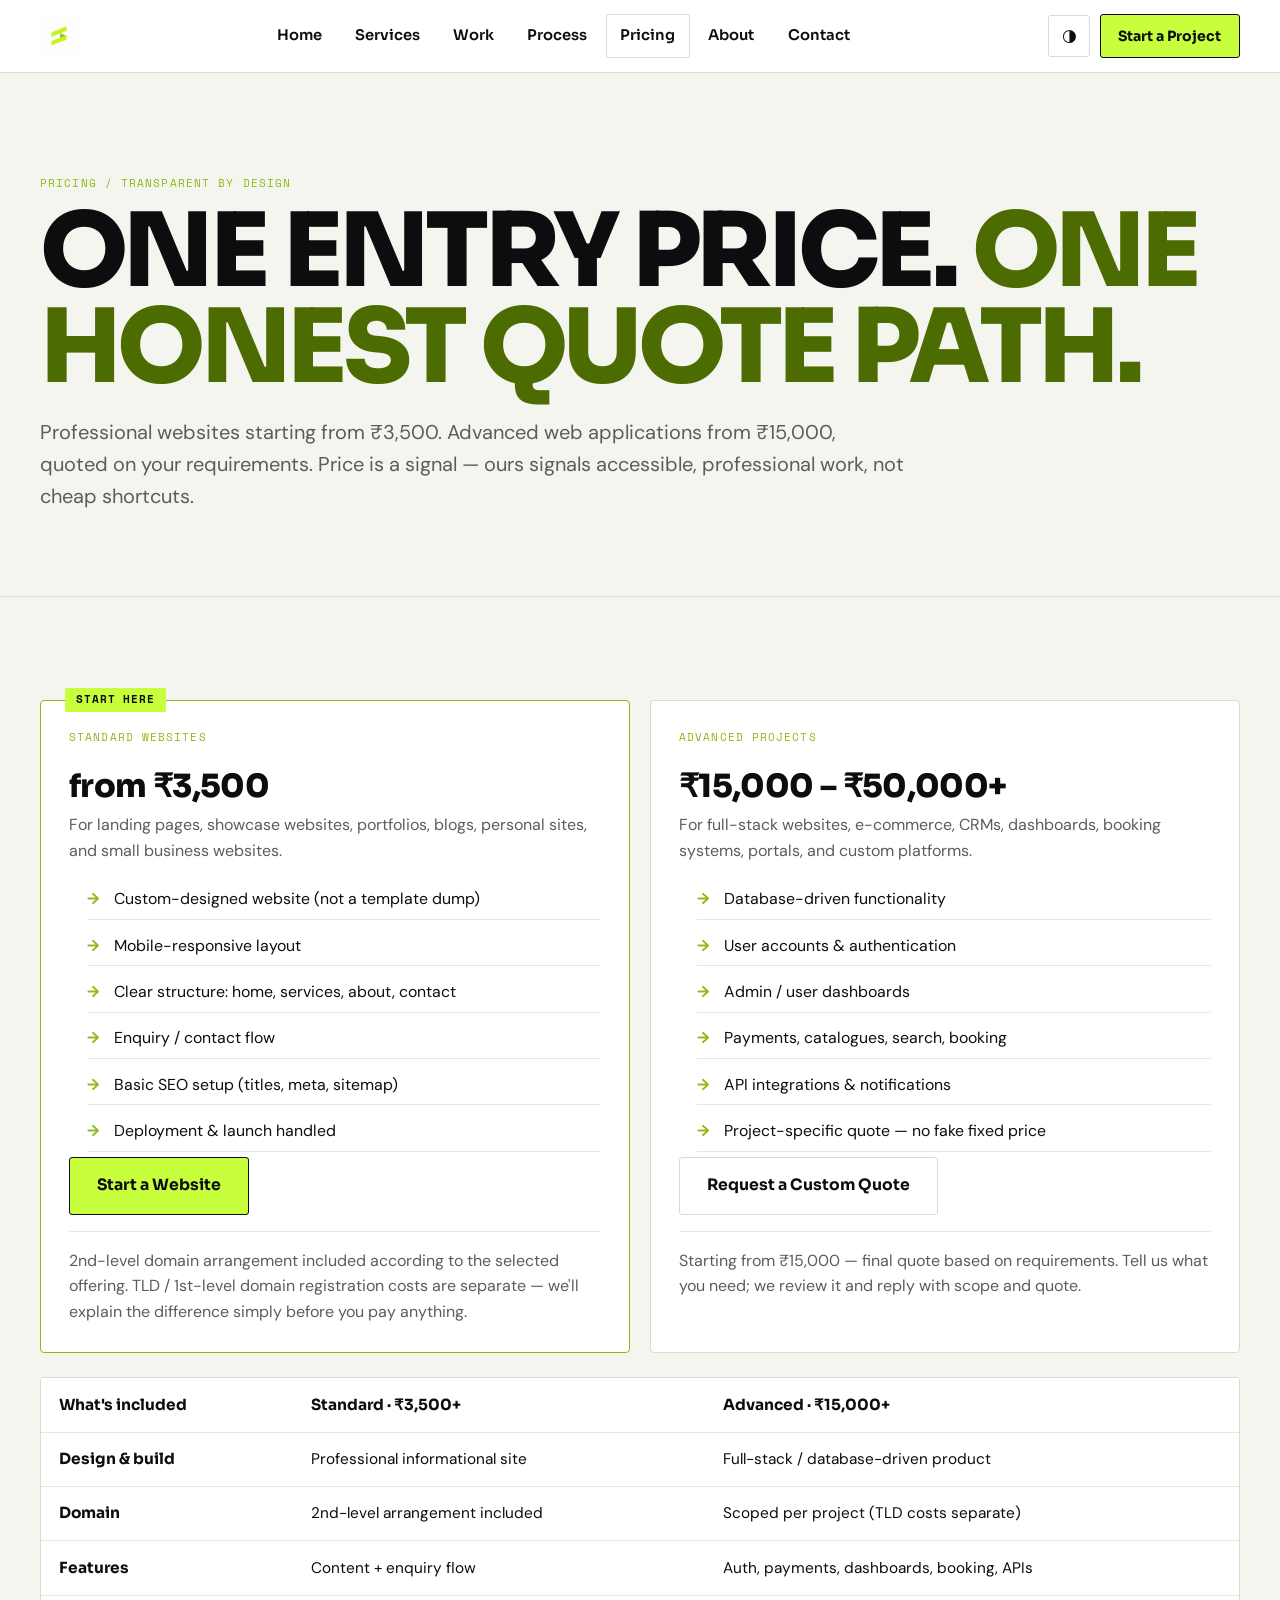
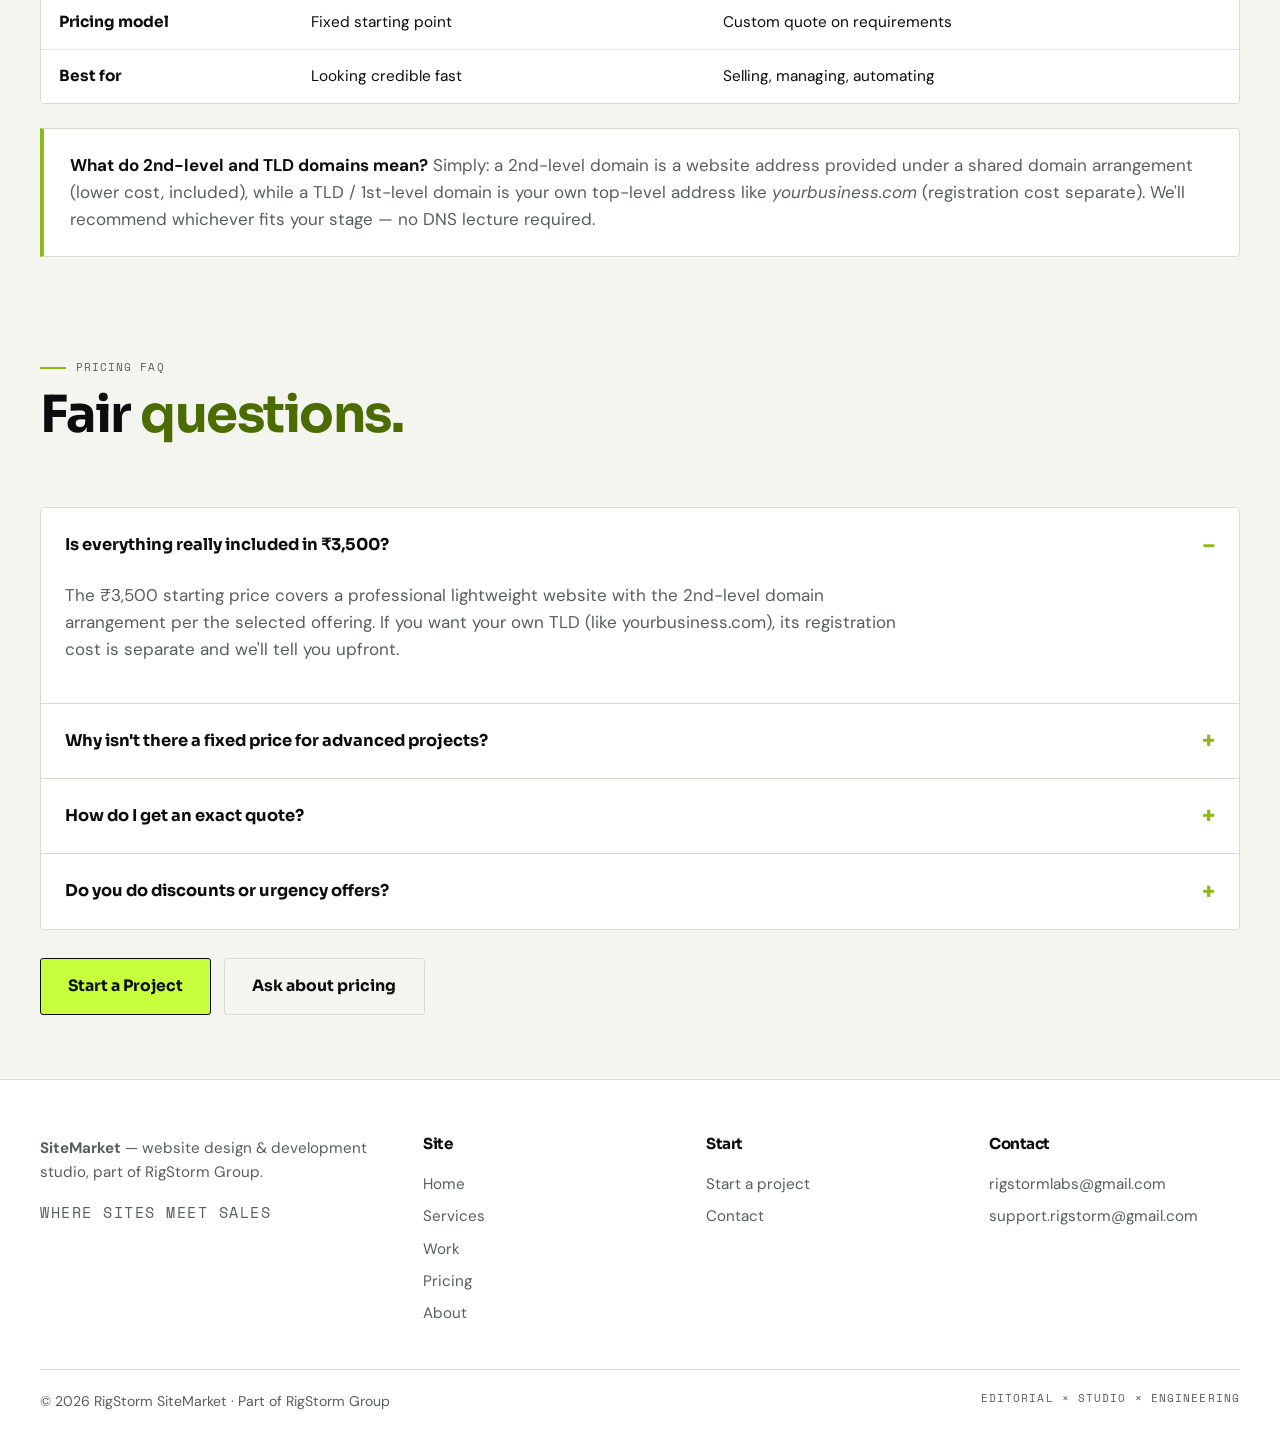
<file: pricing.html>
<!DOCTYPE html>
<html lang="en" data-theme="dark">
<head>
  <meta charset="UTF-8"><meta name="viewport" content="width=device-width, initial-scale=1.0">
  <title>Pricing — Websites from ₹3,500 | SiteMarket</title>
  <meta name="description" content="Transparent pricing: professional websites starting from ₹3,500, advanced e-commerce & web applications ₹15,000–₹50,000+ on custom quote. No hidden tricks.">
  <link rel="canonical" href="https://www.rigstormsitemarket.linkpc.net/pricing.html">
  <meta name="robots" content="index, follow">
  <meta property="og:type" content="website"><meta property="og:site_name" content="SiteMarket by RigStorm">
  <meta property="og:title" content="Pricing — Websites from ₹3,500 | SiteMarket">
  <meta property="og:description" content="Standard websites from ₹3,500. Advanced builds ₹15,000–₹50,000+ on quote.">
  <meta property="og:url" content="https://www.rigstormsitemarket.linkpc.net/pricing.html">
  <meta name="twitter:card" content="summary_large_image">
  <link rel="icon" type="image/svg+xml" href="/favicon.svg"><link rel="manifest" href="/site.webmanifest">
  <link rel="preconnect" href="https://fonts.googleapis.com"><link rel="preconnect" href="https://fonts.gstatic.com" crossorigin>
  <link href="https://fonts.googleapis.com/css2?family=Sora:wght@600;700;800&family=DM+Sans:opsz,wght@9..40,400;9..40,500;9..40,600&family=Space+Mono&display=swap" rel="stylesheet">
  <script>(function(){try{var s=localStorage.getItem("sitemarket-theme");var t=s||(window.matchMedia("(prefers-color-scheme: light)").matches?"light":"dark");document.documentElement.setAttribute("data-theme",t)}catch(e){document.documentElement.setAttribute("data-theme","dark")}})();</script>
  <link rel="stylesheet" href="/assets/css/main.css">
</head>
<body>
  <a class="skip-link" href="#main">Skip to content</a>
  <header class="site-header"><div class="wrap header-inner">
    <a class="brand" href="/" aria-label="SiteMarket home"><img class="logo--dark" data-dark="/assets/img/sitemarket-dark.png" data-light="/assets/img/sitemarket-light.png" src="/assets/img/sitemarket-dark.png" alt="SiteMarket by RigStorm" width="220" height="38"><img class="logo--light" data-dark="/assets/img/sitemarket-dark.png" data-light="/assets/img/sitemarket-light.png" src="/assets/img/sitemarket-light.png" alt="" aria-hidden="true" width="220" height="38"></a>
    <nav class="nav-desktop" aria-label="Primary"><a href="/">Home</a><a href="/services.html">Services</a><a href="/work.html">Work</a><a href="/process.html">Process</a><a href="/pricing.html" aria-current="page">Pricing</a><a href="/about.html">About</a><a href="/contact.html">Contact</a></nav>
    <div class="header-actions"><button class="theme-toggle" type="button" aria-label="Switch to light mode" aria-pressed="false" title="Toggle light / dark mode"><span class="icon-moon" aria-hidden="true">◐</span><span class="icon-sun" aria-hidden="true">◑</span></button><a class="btn btn--primary btn--small header-cta" href="/request.html">Start a Project</a><button class="menu-btn" type="button" aria-expanded="false" aria-controls="mobileNav" aria-label="Open menu">☰</button></div>
  </div><nav class="mobile-nav" id="mobileNav" aria-label="Mobile"><a href="/">Home</a><a href="/services.html">Services</a><a href="/work.html">Work</a><a href="/process.html">Process</a><a href="/pricing.html" aria-current="page">Pricing</a><a href="/about.html">About</a><a href="/contact.html">Contact</a><a href="/request.html">Start a Project →</a></nav></header>
  <main id="main">
    <section class="hero hero--plain" aria-labelledby="page-title"><div class="wrap">
      <p class="mono mono--accent">Pricing / transparent by design</p>
      <h1 id="page-title">One entry price. <span class="accent-word">One honest quote path.</span></h1>
      <p class="lead">Professional websites starting from ₹3,500. Advanced web applications from ₹15,000, quoted on your requirements. Price is a signal — ours signals accessible, professional work, not cheap shortcuts.</p>
    </div></section>
    <section class="section" aria-labelledby="plans-title"><div class="wrap">
      <div class="pricing-grid">
        <article class="card card--featured reveal"><span class="flag">Start here</span><span class="mono mono--accent">Standard websites</span>
          <p class="price">from ₹3,500</p><p>For landing pages, showcase websites, portfolios, blogs, personal sites, and small business websites.</p>
          <ul class="check-list"><li>Custom-designed website (not a template dump)</li><li>Mobile-responsive layout</li><li>Clear structure: home, services, about, contact</li><li>Enquiry / contact flow</li><li>Basic SEO setup (titles, meta, sitemap)</li><li>Deployment &amp; launch handled</li></ul>
          <a class="btn btn--primary" href="/request.html">Start a Website</a>
          <p class="fine-print">2nd-level domain arrangement included according to the selected offering. TLD / 1st-level domain registration costs are separate — we'll explain the difference simply before you pay anything.</p>
        </article>
        <article class="card reveal"><span class="mono mono--accent">Advanced projects</span>
          <p class="price">₹15,000 – ₹50,000+</p><p>For full-stack websites, e-commerce, CRMs, dashboards, booking systems, portals, and custom platforms.</p>
          <ul class="check-list"><li>Database-driven functionality</li><li>User accounts &amp; authentication</li><li>Admin / user dashboards</li><li>Payments, catalogues, search, booking</li><li>API integrations &amp; notifications</li><li>Project-specific quote — no fake fixed price</li></ul>
          <a class="btn btn--ghost" href="/request.html">Request a Custom Quote</a>
          <p class="fine-print">Starting from ₹15,000 — final quote based on requirements. Tell us what you need; we review it and reply with scope and quote.</p>
        </article>
      </div>
      <div class="table-wrap reveal" style="margin-top:1.5rem"><table class="compare" aria-label="Plan comparison">
        <tr><th scope="col">What's included</th><th scope="col">Standard · ₹3,500+</th><th scope="col">Advanced · ₹15,000+</th></tr>
        <tr><th scope="row">Design &amp; build</th><td>Professional informational site</td><td>Full-stack / database-driven product</td></tr>
        <tr><th scope="row">Domain</th><td>2nd-level arrangement included</td><td>Scoped per project (TLD costs separate)</td></tr>
        <tr><th scope="row">Features</th><td>Content + enquiry flow</td><td>Auth, payments, dashboards, booking, APIs</td></tr>
        <tr><th scope="row">Pricing model</th><td>Fixed starting point</td><td>Custom quote on requirements</td></tr>
        <tr><th scope="row">Best for</th><td>Looking credible fast</td><td>Selling, managing, automating</td></tr>
      </table></div>
      <div class="callout reveal" style="margin-top:1.5rem"><p><strong>What do 2nd-level and TLD domains mean?</strong> Simply: a 2nd-level domain is a website address provided under a shared domain arrangement (lower cost, included), while a TLD / 1st-level domain is your own top-level address like <em>yourbusiness.com</em> (registration cost separate). We'll recommend whichever fits your stage — no DNS lecture required.</p></div>
    </div></section>
    <section class="section section--tight" style="padding-top:0" aria-labelledby="faq-title"><div class="wrap">
      <div class="sec-head reveal"><span class="mono">Pricing FAQ</span><h2 id="faq-title">Fair <span class="accent-word">questions.</span></h2></div>
      <div class="faq reveal">
        <details open><summary>Is everything really included in ₹3,500?</summary><p class="faq-a">The ₹3,500 starting price covers a professional lightweight website with the 2nd-level domain arrangement per the selected offering. If you want your own TLD (like yourbusiness.com), its registration cost is separate and we'll tell you upfront.</p></details>
        <details><summary>Why isn't there a fixed price for advanced projects?</summary><p class="faq-a">Because an online store and a CRM are genuinely different builds. A fixed price would either overcharge you or under-deliver. We scope your requirements first, then quote the actual work.</p></details>
        <details><summary>How do I get an exact quote?</summary><p class="faq-a">Fill in the <a href="/request.html">custom quote request</a> — project type, goals, features, and timeline. We review it and reply with scope and price.</p></details>
        <details><summary>Do you do discounts or urgency offers?</summary><p class="faq-a">No giant discount banners, no fake countdowns. The entry price is already transparent, and advanced quotes reflect real work.</p></details>
      </div>
      <div class="btn-row"><a class="btn btn--primary" href="/request.html">Start a Project</a><a class="btn btn--ghost" href="/contact.html">Ask about pricing</a></div>
    </div></section>
  </main>
  <footer class="site-footer"><div class="wrap footer-grid">
    <div><p><strong>SiteMarket</strong> — website design &amp; development studio, part of RigStorm Group.</p><p class="mono">Where sites meet sales</p></div>
    <nav aria-label="Sitemap"><h4>Site</h4><ul><li><a href="/">Home</a></li><li><a href="/services.html">Services</a></li><li><a href="/work.html">Work</a></li><li><a href="/pricing.html">Pricing</a></li><li><a href="/about.html">About</a></li></ul></nav>
    <nav aria-label="Start"><h4>Start</h4><ul><li><a href="/request.html">Start a project</a></li><li><a href="/contact.html">Contact</a></li></ul></nav>
    <div><h4>Contact</h4><ul><li><a href="mailto:rigstormlabs@gmail.com">rigstormlabs@gmail.com</a></li><li><a href="mailto:support.rigstorm@gmail.com">support.rigstorm@gmail.com</a></li></ul></div>
  </div><div class="wrap footer-bottom"><span>© <span data-year>2026</span> RigStorm SiteMarket · Part of RigStorm Group</span><span class="mono">Editorial × Studio × Engineering</span></div></footer>
  <script src="/assets/js/main.js" defer></script>
</body>
</html>
</file>
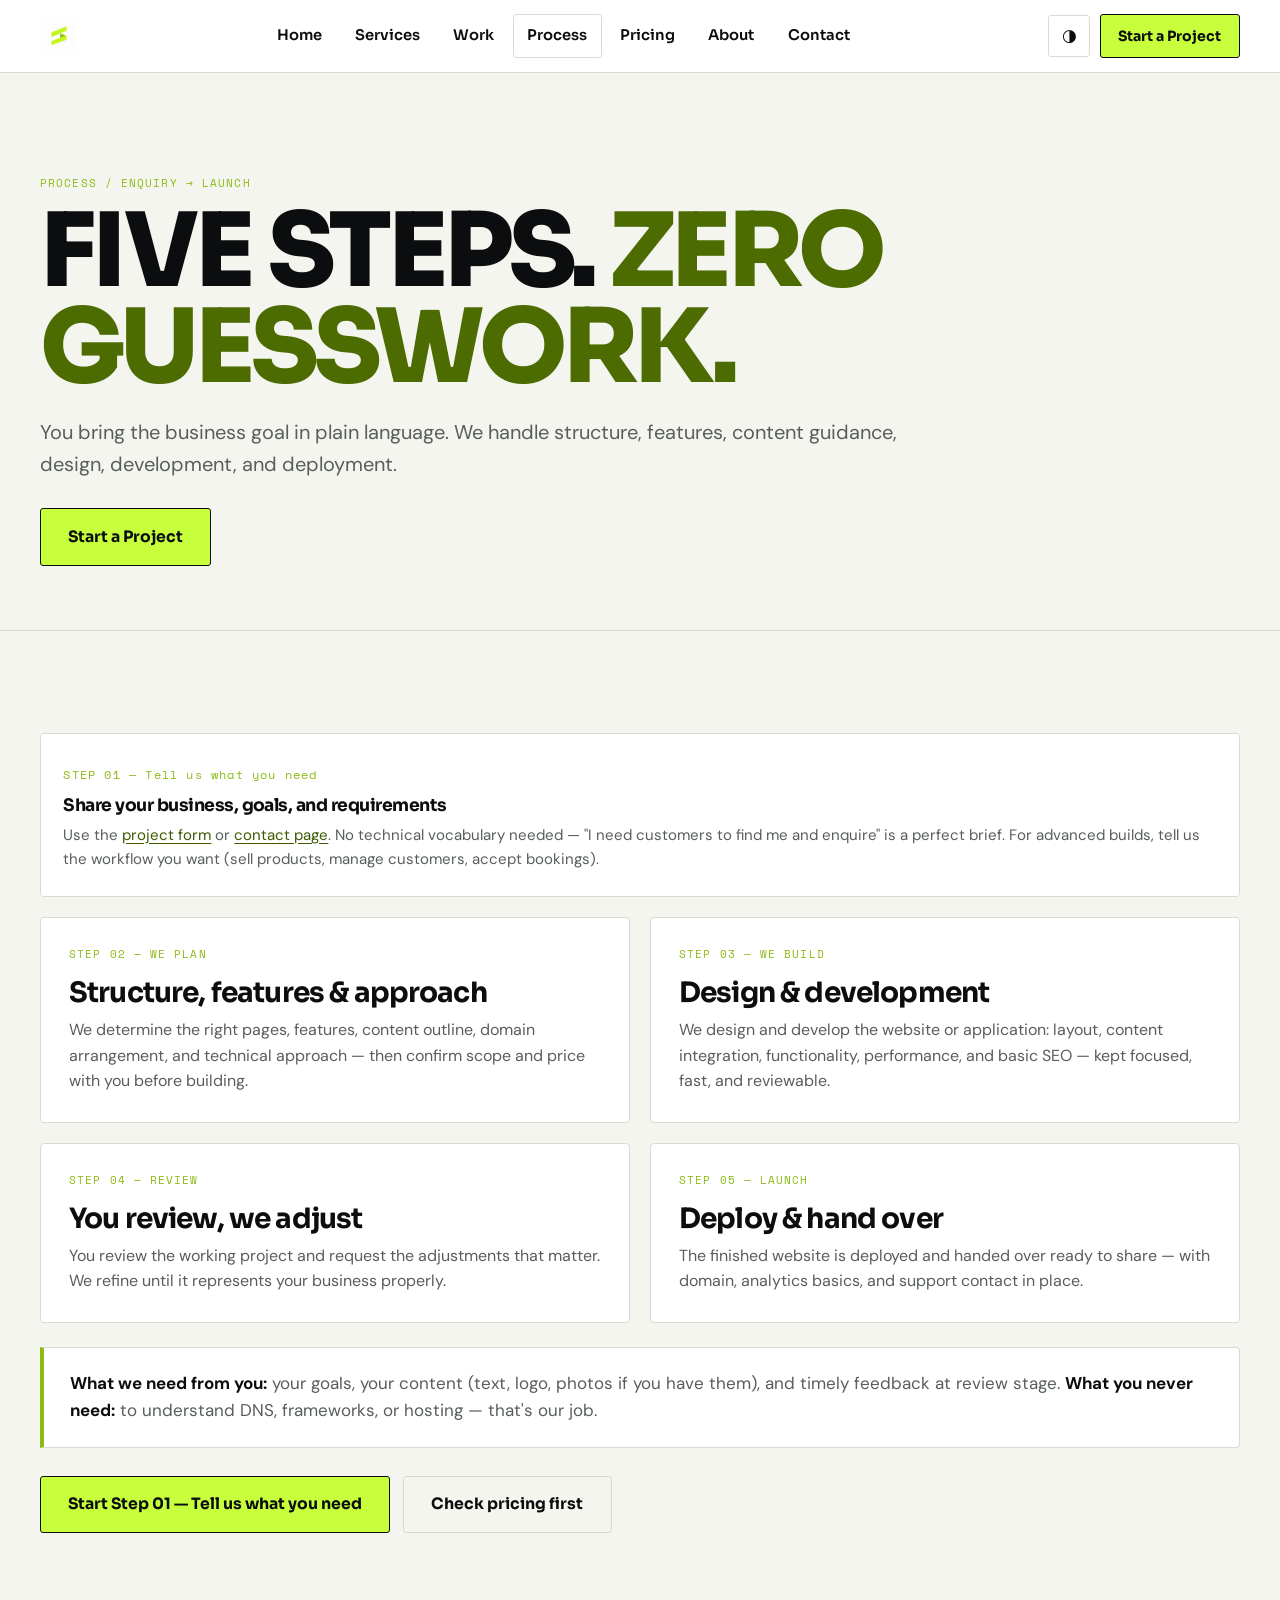
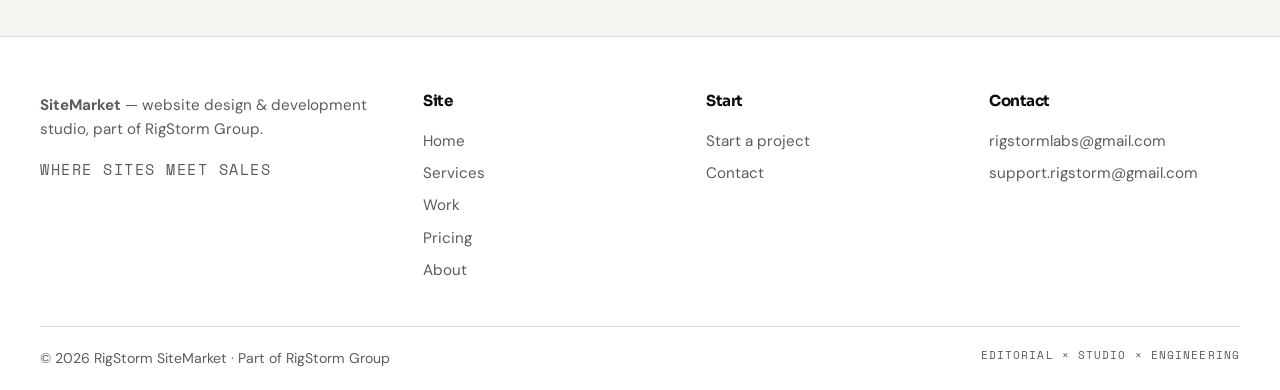
<file: process.html>
<!DOCTYPE html>
<html lang="en" data-theme="dark">
<head>
  <meta charset="UTF-8"><meta name="viewport" content="width=device-width, initial-scale=1.0">
  <title>Our Process — From Enquiry to Launch | SiteMarket</title>
  <meta name="description" content="How SiteMarket works: tell us what you need, we plan, we build, you review, we launch. A simple five-step process from enquiry to deployed website.">
  <link rel="canonical" href="https://www.rigstormsitemarket.linkpc.net/process.html">
  <meta name="robots" content="index, follow">
  <meta property="og:type" content="website"><meta property="og:site_name" content="SiteMarket by RigStorm">
  <meta property="og:title" content="Our Process — From Enquiry to Launch | SiteMarket">
  <meta property="og:description" content="Five steps. No guesswork. Tell us what you need — we plan, build, review, and launch.">
  <meta property="og:url" content="https://www.rigstormsitemarket.linkpc.net/process.html">
  <meta name="twitter:card" content="summary_large_image">
  <link rel="icon" type="image/svg+xml" href="/favicon.svg"><link rel="manifest" href="/site.webmanifest">
  <link rel="preconnect" href="https://fonts.googleapis.com"><link rel="preconnect" href="https://fonts.gstatic.com" crossorigin>
  <link href="https://fonts.googleapis.com/css2?family=Sora:wght@600;700;800&family=DM+Sans:opsz,wght@9..40,400;9..40,500;9..40,600&family=Space+Mono&display=swap" rel="stylesheet">
  <script>(function(){try{var s=localStorage.getItem("sitemarket-theme");var t=s||(window.matchMedia("(prefers-color-scheme: light)").matches?"light":"dark");document.documentElement.setAttribute("data-theme",t)}catch(e){document.documentElement.setAttribute("data-theme","dark")}})();</script>
  <link rel="stylesheet" href="/assets/css/main.css">
</head>
<body>
  <a class="skip-link" href="#main">Skip to content</a>
  <header class="site-header"><div class="wrap header-inner">
    <a class="brand" href="/" aria-label="SiteMarket home"><img class="logo--dark" data-dark="/assets/img/sitemarket-dark.png" data-light="/assets/img/sitemarket-light.png" src="/assets/img/sitemarket-dark.png" alt="SiteMarket by RigStorm" width="220" height="38"><img class="logo--light" data-dark="/assets/img/sitemarket-dark.png" data-light="/assets/img/sitemarket-light.png" src="/assets/img/sitemarket-light.png" alt="" aria-hidden="true" width="220" height="38"></a>
    <nav class="nav-desktop" aria-label="Primary"><a href="/">Home</a><a href="/services.html">Services</a><a href="/work.html">Work</a><a href="/process.html" aria-current="page">Process</a><a href="/pricing.html">Pricing</a><a href="/about.html">About</a><a href="/contact.html">Contact</a></nav>
    <div class="header-actions"><button class="theme-toggle" type="button" aria-label="Switch to light mode" aria-pressed="false" title="Toggle light / dark mode"><span class="icon-moon" aria-hidden="true">◐</span><span class="icon-sun" aria-hidden="true">◑</span></button><a class="btn btn--primary btn--small header-cta" href="/request.html">Start a Project</a><button class="menu-btn" type="button" aria-expanded="false" aria-controls="mobileNav" aria-label="Open menu">☰</button></div>
  </div><nav class="mobile-nav" id="mobileNav" aria-label="Mobile"><a href="/">Home</a><a href="/services.html">Services</a><a href="/work.html">Work</a><a href="/process.html" aria-current="page">Process</a><a href="/pricing.html">Pricing</a><a href="/about.html">About</a><a href="/contact.html">Contact</a><a href="/request.html">Start a Project →</a></nav></header>
  <main id="main">
    <section class="hero hero--plain" aria-labelledby="page-title"><div class="wrap">
      <p class="mono mono--accent">Process / enquiry → launch</p>
      <h1 id="page-title">Five steps. <span class="accent-word">Zero guesswork.</span></h1>
      <p class="lead">You bring the business goal in plain language. We handle structure, features, content guidance, design, development, and deployment.</p>
      <div class="btn-row"><a class="btn btn--primary" href="/request.html">Start a Project</a></div>
    </div></section>
    <section class="section" aria-label="Process steps"><div class="wrap">
      <div class="steps reveal" style="grid-template-columns:1fr;margin-bottom:1.25rem">
        <div class="step"><span class="n">STEP 01 — Tell us what you need</span><h3>Share your business, goals, and requirements</h3><p>Use the <a href="/request.html">project form</a> or <a href="/contact.html">contact page</a>. No technical vocabulary needed — "I need customers to find me and enquire" is a perfect brief. For advanced builds, tell us the workflow you want (sell products, manage customers, accept bookings).</p></div>
      </div>
      <div class="grid-2">
        <div class="card reveal"><span class="mono mono--accent">Step 02 — We plan</span><h3>Structure, features &amp; approach</h3><p>We determine the right pages, features, content outline, domain arrangement, and technical approach — then confirm scope and price with you before building.</p></div>
        <div class="card reveal"><span class="mono mono--accent">Step 03 — We build</span><h3>Design &amp; development</h3><p>We design and develop the website or application: layout, content integration, functionality, performance, and basic SEO — kept focused, fast, and reviewable.</p></div>
        <div class="card reveal"><span class="mono mono--accent">Step 04 — Review</span><h3>You review, we adjust</h3><p>You review the working project and request the adjustments that matter. We refine until it represents your business properly.</p></div>
        <div class="card reveal"><span class="mono mono--accent">Step 05 — Launch</span><h3>Deploy &amp; hand over</h3><p>The finished website is deployed and handed over ready to share — with domain, analytics basics, and support contact in place.</p></div>
      </div>
      <div class="callout reveal" style="margin-top:1.5rem"><p><strong>What we need from you:</strong> your goals, your content (text, logo, photos if you have them), and timely feedback at review stage. <strong>What you never need:</strong> to understand DNS, frameworks, or hosting — that's our job.</p></div>
      <div class="btn-row"><a class="btn btn--primary" href="/request.html">Start Step 01 — Tell us what you need</a><a class="btn btn--ghost" href="/pricing.html">Check pricing first</a></div>
    </div></section>
  </main>
  <footer class="site-footer"><div class="wrap footer-grid">
    <div><p><strong>SiteMarket</strong> — website design &amp; development studio, part of RigStorm Group.</p><p class="mono">Where sites meet sales</p></div>
    <nav aria-label="Sitemap"><h4>Site</h4><ul><li><a href="/">Home</a></li><li><a href="/services.html">Services</a></li><li><a href="/work.html">Work</a></li><li><a href="/pricing.html">Pricing</a></li><li><a href="/about.html">About</a></li></ul></nav>
    <nav aria-label="Start"><h4>Start</h4><ul><li><a href="/request.html">Start a project</a></li><li><a href="/contact.html">Contact</a></li></ul></nav>
    <div><h4>Contact</h4><ul><li><a href="mailto:rigstormlabs@gmail.com">rigstormlabs@gmail.com</a></li><li><a href="mailto:support.rigstorm@gmail.com">support.rigstorm@gmail.com</a></li></ul></div>
  </div><div class="wrap footer-bottom"><span>© <span data-year>2026</span> RigStorm SiteMarket · Part of RigStorm Group</span><span class="mono">Editorial × Studio × Engineering</span></div></footer>
  <script src="/assets/js/main.js" defer></script>
</body>
</html>
</file>
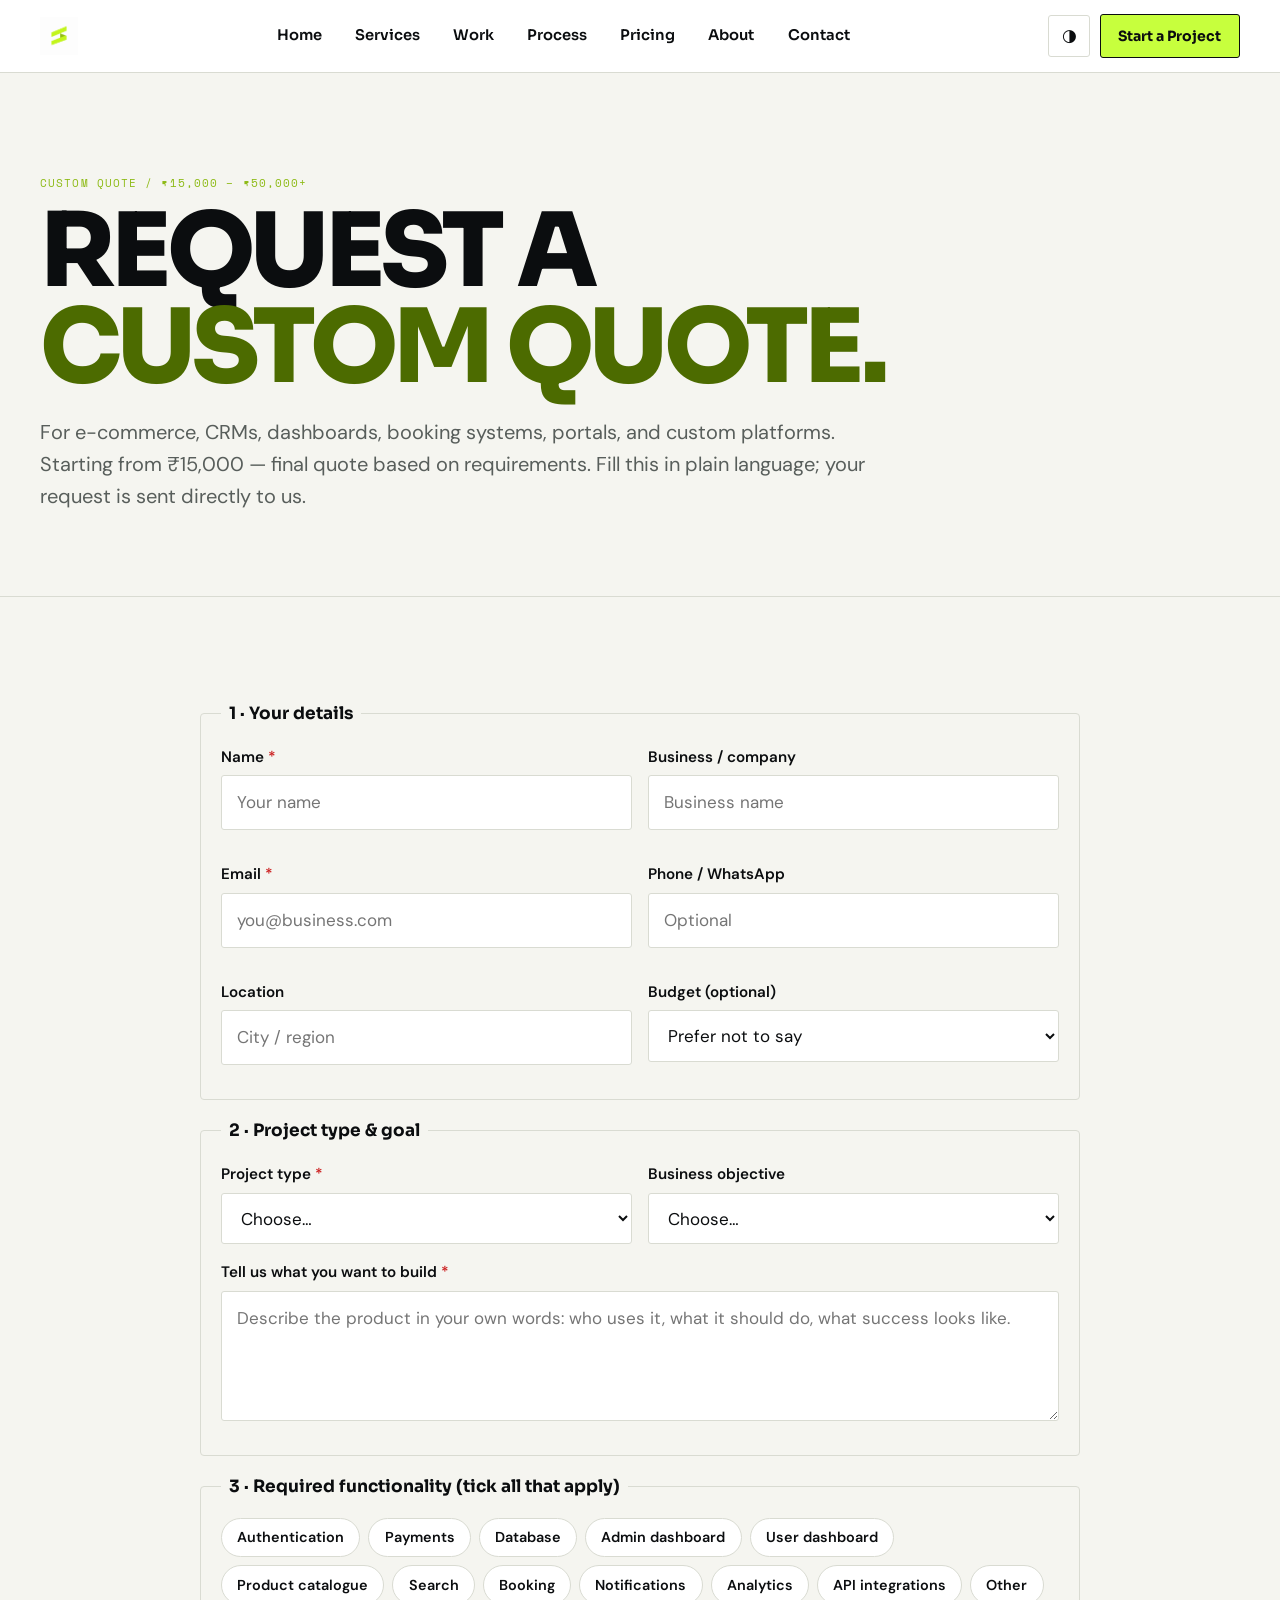
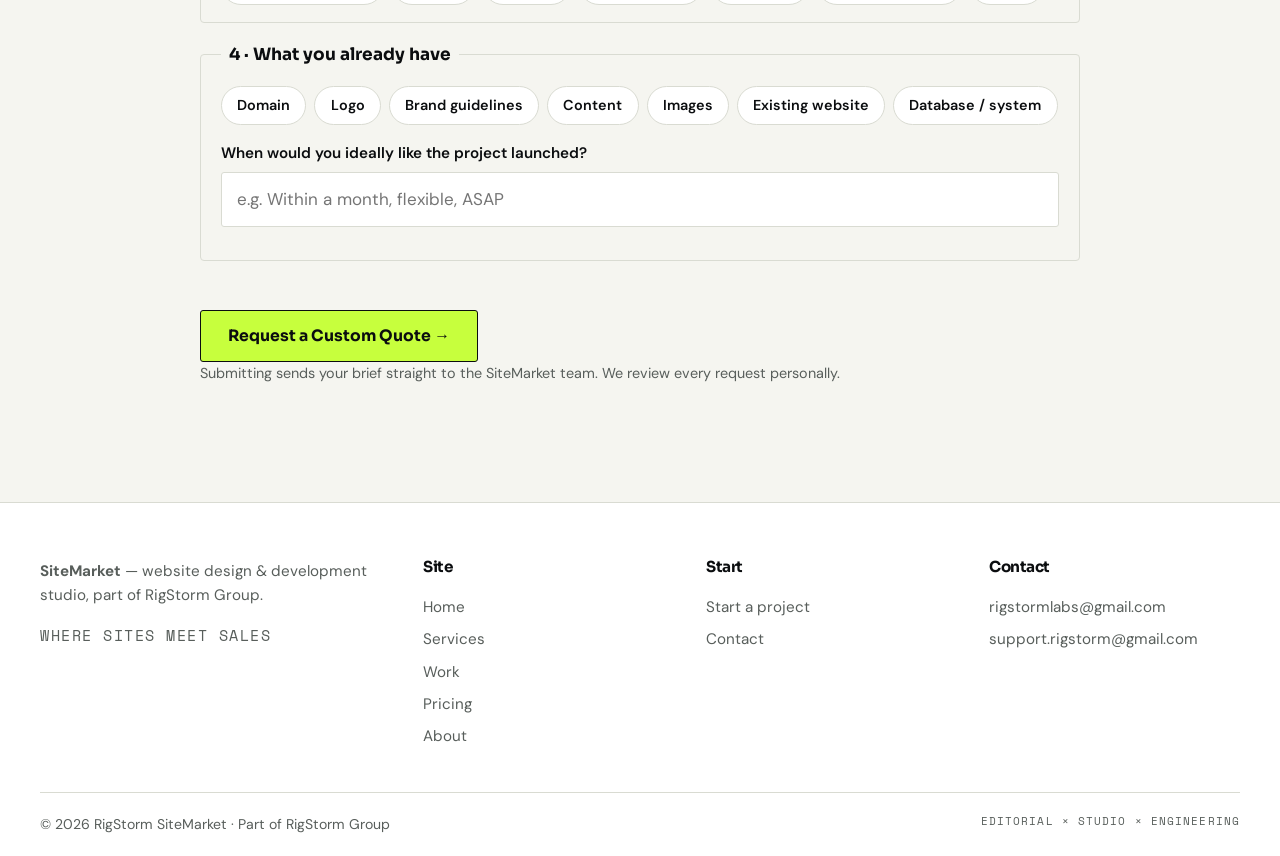
<file: request.html>
<!DOCTYPE html>
<html lang="en" data-theme="dark">
<head>
  <meta charset="UTF-8"><meta name="viewport" content="width=device-width, initial-scale=1.0">
  <title>Request a Custom Quote — Advanced Projects | SiteMarket</title>
  <meta name="description" content="Request a custom quote for e-commerce, CRM, dashboards, booking systems & web applications (₹15,000–₹50,000+). Describe your requirements and get a project-specific quote.">
  <link rel="canonical" href="https://www.rigstormsitemarket.linkpc.net/request.html">
  <meta name="robots" content="index, follow">
  <meta property="og:type" content="website"><meta property="og:site_name" content="SiteMarket by RigStorm">
  <meta property="og:title" content="Request a Custom Quote | SiteMarket">
  <meta property="og:description" content="Advanced web projects from ₹15,000 — final quote based on requirements.">
  <meta property="og:url" content="https://www.rigstormsitemarket.linkpc.net/request.html">
  <meta name="twitter:card" content="summary_large_image">
  <link rel="icon" type="image/svg+xml" href="/favicon.svg"><link rel="manifest" href="/site.webmanifest">
  <link rel="preconnect" href="https://fonts.googleapis.com"><link rel="preconnect" href="https://fonts.gstatic.com" crossorigin>
  <link href="https://fonts.googleapis.com/css2?family=Sora:wght@600;700;800&family=DM+Sans:opsz,wght@9..40,400;9..40,500;9..40,600&family=Space+Mono&display=swap" rel="stylesheet">
  <script>(function(){try{var s=localStorage.getItem("sitemarket-theme");var t=s||(window.matchMedia("(prefers-color-scheme: light)").matches?"light":"dark");document.documentElement.setAttribute("data-theme",t)}catch(e){document.documentElement.setAttribute("data-theme","dark")}})();</script>
  <link rel="stylesheet" href="/assets/css/main.css">
</head>
<body>
  <a class="skip-link" href="#main">Skip to content</a>
  <header class="site-header"><div class="wrap header-inner">
    <a class="brand" href="/" aria-label="SiteMarket home"><img class="logo--dark" data-dark="/assets/img/sitemarket-dark.png" data-light="/assets/img/sitemarket-light.png" src="/assets/img/sitemarket-dark.png" alt="SiteMarket by RigStorm" width="220" height="38"><img class="logo--light" data-dark="/assets/img/sitemarket-dark.png" data-light="/assets/img/sitemarket-light.png" src="/assets/img/sitemarket-light.png" alt="" aria-hidden="true" width="220" height="38"></a>
    <nav class="nav-desktop" aria-label="Primary"><a href="/">Home</a><a href="/services.html">Services</a><a href="/work.html">Work</a><a href="/process.html">Process</a><a href="/pricing.html">Pricing</a><a href="/about.html">About</a><a href="/contact.html">Contact</a></nav>
    <div class="header-actions"><button class="theme-toggle" type="button" aria-label="Switch to light mode" aria-pressed="false" title="Toggle light / dark mode"><span class="icon-moon" aria-hidden="true">◐</span><span class="icon-sun" aria-hidden="true">◑</span></button><a class="btn btn--primary btn--small header-cta" href="/request.html" aria-current="page">Start a Project</a><button class="menu-btn" type="button" aria-expanded="false" aria-controls="mobileNav" aria-label="Open menu">☰</button></div>
  </div><nav class="mobile-nav" id="mobileNav" aria-label="Mobile"><a href="/">Home</a><a href="/services.html">Services</a><a href="/work.html">Work</a><a href="/process.html">Process</a><a href="/pricing.html">Pricing</a><a href="/about.html">About</a><a href="/contact.html">Contact</a><a href="/request.html" aria-current="page">Start a Project →</a></nav></header>
  <main id="main">
    <section class="hero hero--plain" aria-labelledby="page-title"><div class="wrap">
      <p class="mono mono--accent">Custom quote / ₹15,000 – ₹50,000+</p>
      <h1 id="page-title">Request a <span class="accent-word">custom quote.</span></h1>
      <p class="lead">For e-commerce, CRMs, dashboards, booking systems, portals, and custom platforms. Starting from ₹15,000 — final quote based on requirements. Fill this in plain language; your request is sent directly to us.</p>
    </div></section>
    <section class="section" aria-label="Custom quote request form"><div class="wrap" style="max-width:880px">
      <form id="quoteForm" action="https://formspree.io/f/mbgleplw" method="POST" novalidate aria-label="Custom quote request" class="reveal">
        <input type="hidden" name="_subject" value="New custom quote request — SiteMarket">
        <input type="text" name="_gotcha" tabindex="-1" autocomplete="off" aria-hidden="true" style="position:absolute;left:-9999px;opacity:0;height:0;width:0;">
        <fieldset><legend>1 · Your details</legend>
          <div class="form-grid">
            <div class="field"><label for="q-name">Name <span class="req" aria-hidden="true">*</span></label><input id="q-name" name="name" required autocomplete="name" type="text" placeholder="Your name"></div>
            <div class="field"><label for="q-business">Business / company</label><input id="q-business" name="business" type="text" autocomplete="organization" placeholder="Business name"></div>
            <div class="field"><label for="q-email">Email <span class="req" aria-hidden="true">*</span></label><input id="q-email" name="email" required type="email" autocomplete="email" placeholder="you@business.com"></div>
            <div class="field"><label for="q-phone">Phone / WhatsApp</label><input id="q-phone" name="phone" type="tel" autocomplete="tel" placeholder="Optional"></div>
            <div class="field"><label for="q-location">Location</label><input id="q-location" name="location" type="text" autocomplete="address-level2" placeholder="City / region"></div>
            <div class="field"><label for="q-budget">Budget (optional)</label>
              <select id="q-budget" name="budget"><option value="">Prefer not to say</option><option>Under ₹15,000</option><option>₹15,000 – ₹25,000</option><option>₹25,000 – ₹50,000</option><option>₹50,000+</option></select></div>
          </div>
        </fieldset>
        <fieldset><legend>2 · Project type &amp; goal</legend>
          <div class="form-grid">
            <div class="field"><label for="q-kind">Project type <span class="req" aria-hidden="true">*</span></label>
              <select id="q-kind" name="projectKind" required><option value="">Choose…</option><option>Full-stack website</option><option>E-commerce</option><option>CRM</option><option>Dashboard</option><option>Web application</option><option>Booking system</option><option>Customer portal</option><option>Standard website (₹3,500+)</option><option>Other</option></select></div>
            <div class="field"><label for="q-objective">Business objective</label>
              <select id="q-objective" name="objective"><option value="">Choose…</option><option>Generate leads</option><option>Sell products</option><option>Showcase services</option><option>Manage customers</option><option>Automate a workflow</option><option>Accept bookings</option><option>Build an online platform</option><option>Other</option></select></div>
          </div>
          <div class="field field--full"><label for="q-desc">Tell us what you want to build <span class="req" aria-hidden="true">*</span></label><textarea id="q-desc" name="description" required placeholder="Describe the product in your own words: who uses it, what it should do, what success looks like."></textarea></div>
        </fieldset>
        <fieldset><legend>3 · Required functionality (tick all that apply)</legend>
          <div class="checks">
            <label class="check-pill"><input type="checkbox" name="features" value="Authentication"><span>Authentication</span></label>
            <label class="check-pill"><input type="checkbox" name="features" value="Payments"><span>Payments</span></label>
            <label class="check-pill"><input type="checkbox" name="features" value="Database"><span>Database</span></label>
            <label class="check-pill"><input type="checkbox" name="features" value="Admin dashboard"><span>Admin dashboard</span></label>
            <label class="check-pill"><input type="checkbox" name="features" value="User dashboard"><span>User dashboard</span></label>
            <label class="check-pill"><input type="checkbox" name="features" value="Product catalogue"><span>Product catalogue</span></label>
            <label class="check-pill"><input type="checkbox" name="features" value="Search"><span>Search</span></label>
            <label class="check-pill"><input type="checkbox" name="features" value="Booking"><span>Booking</span></label>
            <label class="check-pill"><input type="checkbox" name="features" value="Notifications"><span>Notifications</span></label>
            <label class="check-pill"><input type="checkbox" name="features" value="Analytics"><span>Analytics</span></label>
            <label class="check-pill"><input type="checkbox" name="features" value="API integrations"><span>API integrations</span></label>
            <label class="check-pill"><input type="checkbox" name="features" value="Other"><span>Other</span></label>
          </div>
        </fieldset>
        <fieldset><legend>4 · What you already have</legend>
          <div class="checks">
            <label class="check-pill"><input type="checkbox" name="assets" value="Domain"><span>Domain</span></label>
            <label class="check-pill"><input type="checkbox" name="assets" value="Logo"><span>Logo</span></label>
            <label class="check-pill"><input type="checkbox" name="assets" value="Brand guidelines"><span>Brand guidelines</span></label>
            <label class="check-pill"><input type="checkbox" name="assets" value="Content"><span>Content</span></label>
            <label class="check-pill"><input type="checkbox" name="assets" value="Images"><span>Images</span></label>
            <label class="check-pill"><input type="checkbox" name="assets" value="Existing website"><span>Existing website</span></label>
            <label class="check-pill"><input type="checkbox" name="assets" value="Database/system"><span>Database / system</span></label>
          </div>
          <div class="field" style="margin-top:1rem"><label for="q-timeline">When would you ideally like the project launched?</label><input id="q-timeline" name="timeline" type="text" placeholder="e.g. Within a month, flexible, ASAP"></div>
        </fieldset>
        <p class="form-error" id="quoteError" role="alert" aria-live="polite"></p>
        <button class="btn btn--primary" id="quoteSubmit" type="submit">Request a Custom Quote →</button>
        <p class="form-note">Submitting sends your brief straight to the SiteMarket team. We review every request personally.</p>
      </form>
      <div class="form-success" id="quoteSuccess" role="status" tabindex="-1">
        <h3>Request received — thank you.</h3>
        <p>We've received your custom quote request and will review your requirements, then get back to you with the appropriate scope and quote.</p>
        <p class="mono">Need to reach us directly? rigstormlabs@gmail.com</p>
        <div class="btn-row">
          <button class="btn btn--ghost btn--small" id="quoteAgain" type="button">Submit another enquiry</button>
          <a class="btn btn--ghost btn--small" href="/work.html">Browse our work</a>
        </div>
      </div>
    </div></section>
  </main>
  <footer class="site-footer"><div class="wrap footer-grid">
    <div><p><strong>SiteMarket</strong> — website design &amp; development studio, part of RigStorm Group.</p><p class="mono">Where sites meet sales</p></div>
    <nav aria-label="Sitemap"><h4>Site</h4><ul><li><a href="/">Home</a></li><li><a href="/services.html">Services</a></li><li><a href="/work.html">Work</a></li><li><a href="/pricing.html">Pricing</a></li><li><a href="/about.html">About</a></li></ul></nav>
    <nav aria-label="Start"><h4>Start</h4><ul><li><a href="/request.html">Start a project</a></li><li><a href="/contact.html">Contact</a></li></ul></nav>
    <div><h4>Contact</h4><ul><li><a href="mailto:rigstormlabs@gmail.com">rigstormlabs@gmail.com</a></li><li><a href="mailto:support.rigstorm@gmail.com">support.rigstorm@gmail.com</a></li></ul></div>
  </div><div class="wrap footer-bottom"><span>© <span data-year>2026</span> RigStorm SiteMarket · Part of RigStorm Group</span><span class="mono">Editorial × Studio × Engineering</span></div></footer>
  <script src="/assets/js/main.js" defer></script>
</body>
</html>
</file>
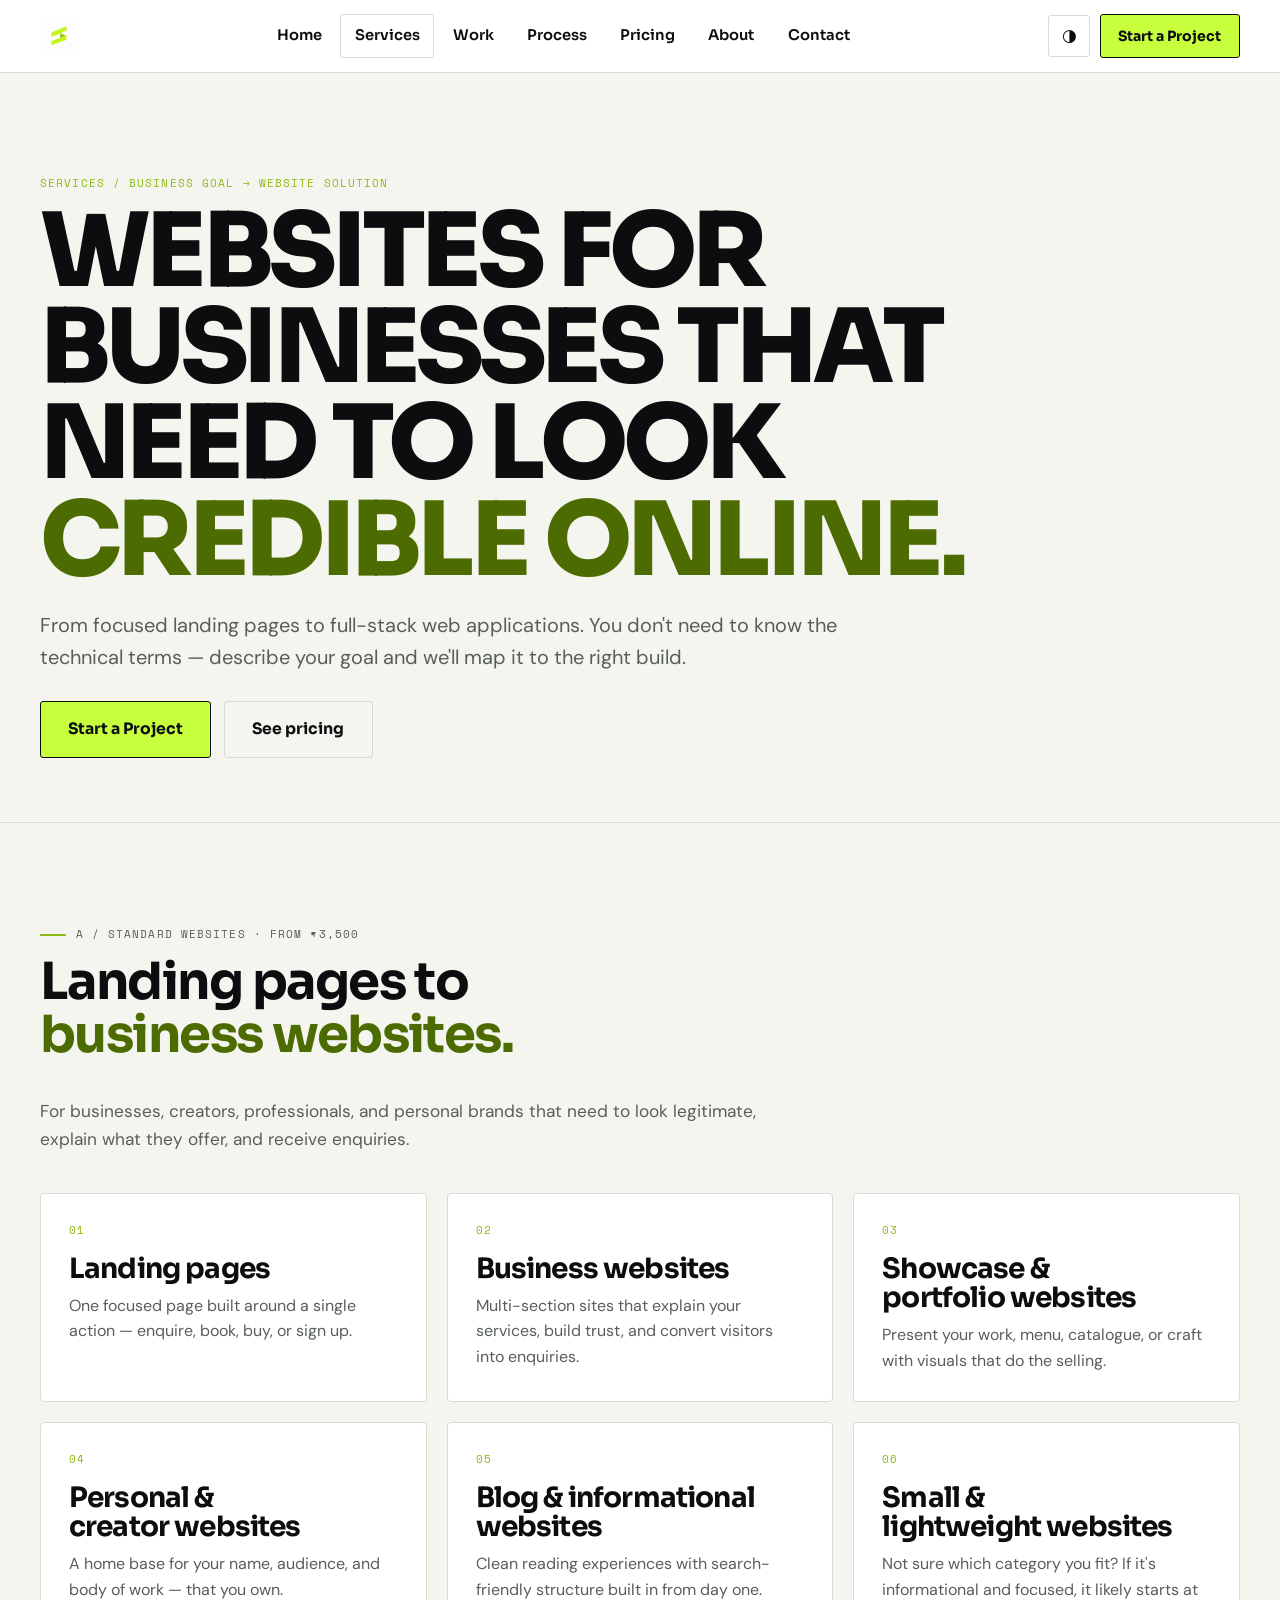
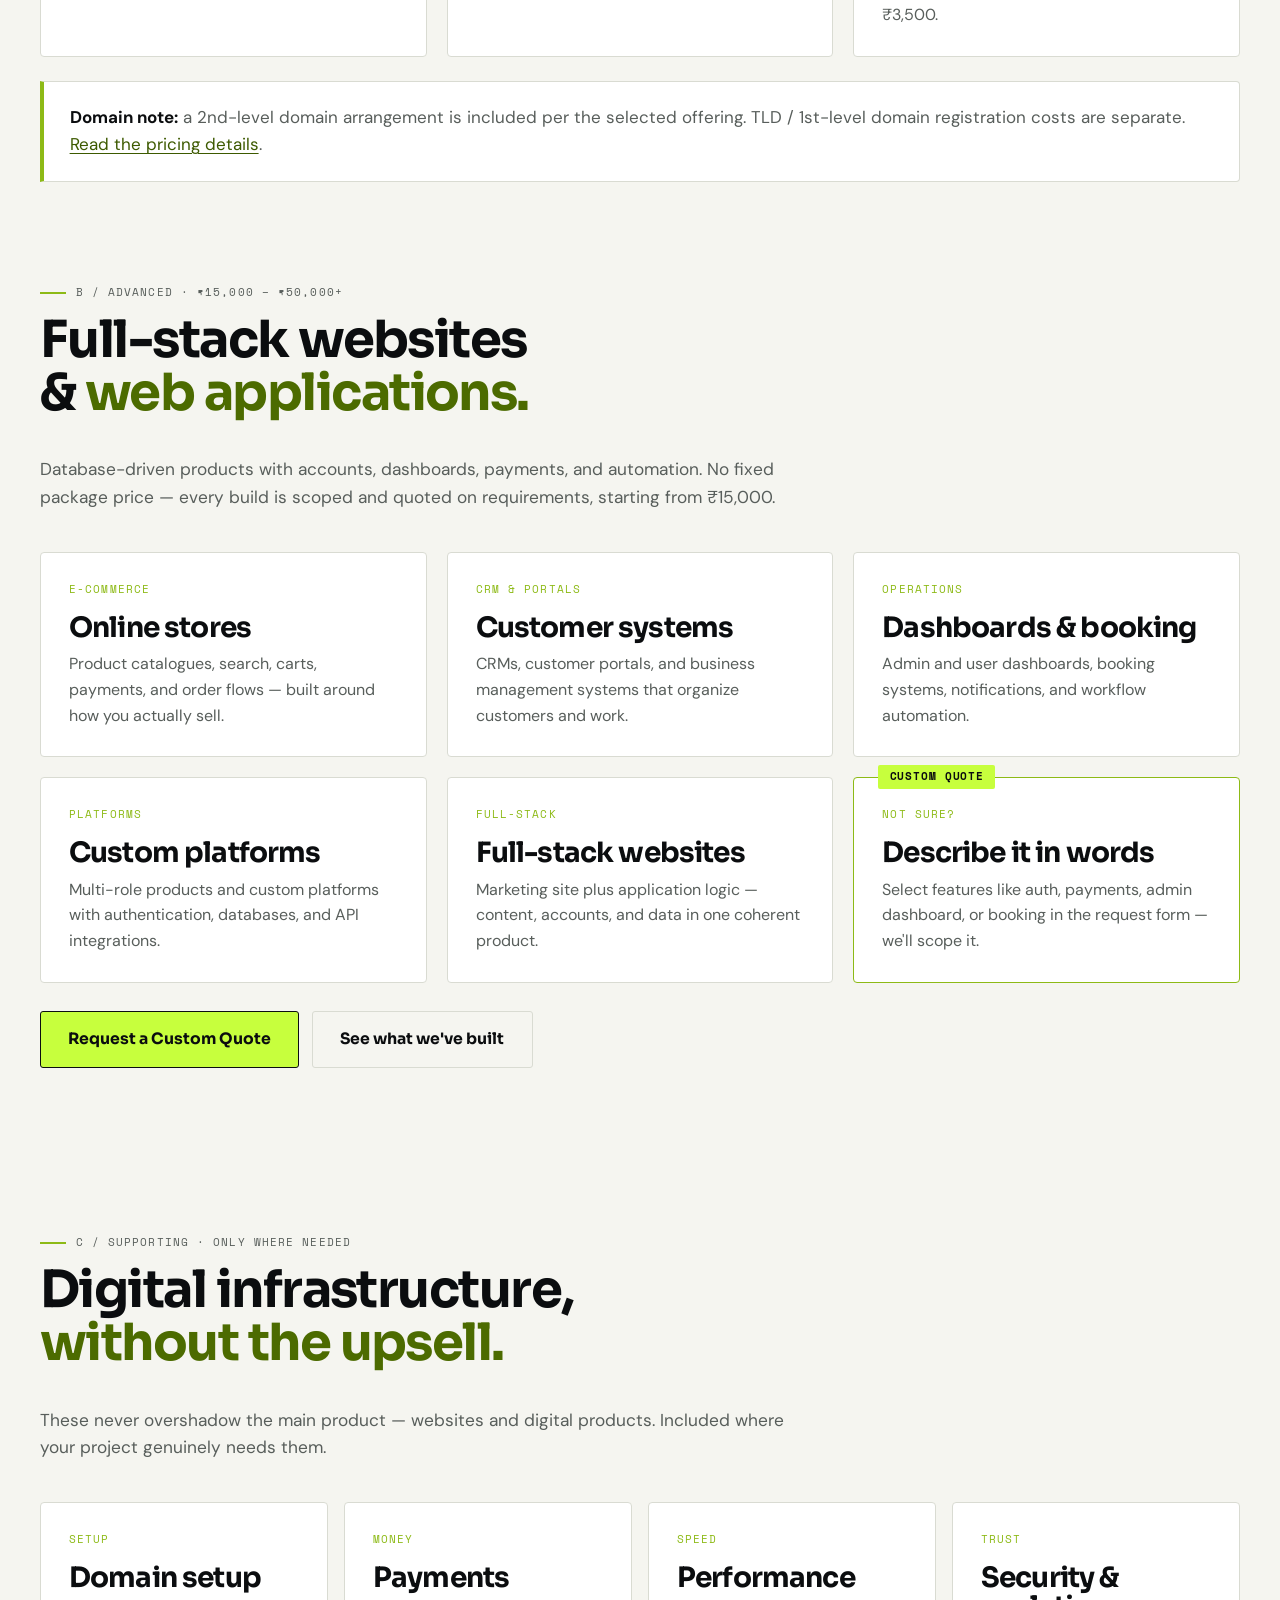
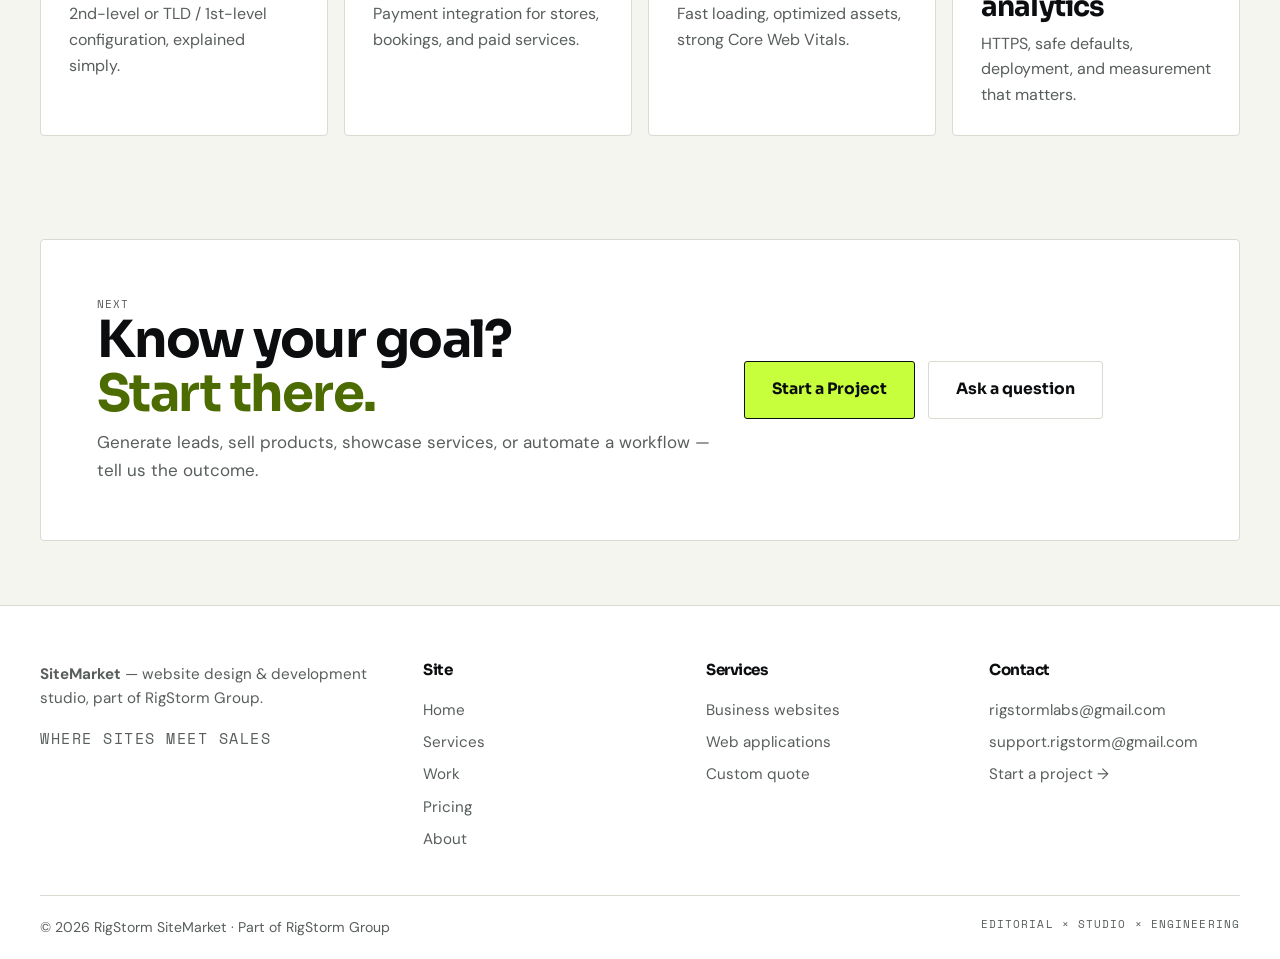
<file: services.html>
<!DOCTYPE html>
<html lang="en" data-theme="dark">
<head>
  <meta charset="UTF-8">
  <meta name="viewport" content="width=device-width, initial-scale=1.0">
  <title>Website Design &amp; Development Services | SiteMarket</title>
  <meta name="description" content="Business websites from ₹3,500, e-commerce website development, CRM & dashboard development, and custom web applications — quoted on your requirements.">
  <link rel="canonical" href="https://www.rigstormsitemarket.linkpc.net/services.html">
  <meta name="robots" content="index, follow">
  <meta property="og:type" content="website">
  <meta property="og:site_name" content="SiteMarket by RigStorm">
  <meta property="og:title" content="Services — Website Design & Development | SiteMarket">
  <meta property="og:description" content="Websites for businesses that need to look credible online — from landing pages to full-stack web applications.">
  <meta property="og:url" content="https://www.rigstormsitemarket.linkpc.net/services.html">
  <meta name="twitter:card" content="summary_large_image">
  <link rel="icon" type="image/svg+xml" href="/favicon.svg">
  <link rel="manifest" href="/site.webmanifest">
  <link rel="preconnect" href="https://fonts.googleapis.com">
  <link rel="preconnect" href="https://fonts.gstatic.com" crossorigin>
  <link href="https://fonts.googleapis.com/css2?family=Sora:wght@600;700;800&family=DM+Sans:opsz,wght@9..40,400;9..40,500;9..40,600&family=Space+Mono&display=swap" rel="stylesheet">
  <script>(function(){try{var s=localStorage.getItem("sitemarket-theme");var t=s||(window.matchMedia("(prefers-color-scheme: light)").matches?"light":"dark");document.documentElement.setAttribute("data-theme",t)}catch(e){document.documentElement.setAttribute("data-theme","dark")}})();</script>
  <link rel="stylesheet" href="/assets/css/main.css">
  <script type="application/ld+json">{"@context":"https://schema.org","@type":"Service","name":"Website Design & Development","provider":{"@type":"Organization","name":"RigStorm SiteMarket"},"areaServed":"IN","offers":[{"@type":"Offer","name":"Standard website","price":"3500","priceCurrency":"INR"},{"@type":"Offer","name":"Advanced web application","price":"15000","priceCurrency":"INR"}]}</script>
</head>
<body>
  <a class="skip-link" href="#main">Skip to content</a>
  <header class="site-header">
    <div class="wrap header-inner">
      <a class="brand" href="/" aria-label="SiteMarket home">
        <img class="logo--dark" data-dark="/assets/img/sitemarket-dark.png" data-light="/assets/img/sitemarket-light.png" src="/assets/img/sitemarket-dark.png" alt="SiteMarket by RigStorm" width="220" height="38">
        <img class="logo--light" data-dark="/assets/img/sitemarket-dark.png" data-light="/assets/img/sitemarket-light.png" src="/assets/img/sitemarket-light.png" alt="" aria-hidden="true" width="220" height="38">
      </a>
      <nav class="nav-desktop" aria-label="Primary">
        <a href="/">Home</a><a href="/services.html" aria-current="page">Services</a><a href="/work.html">Work</a><a href="/process.html">Process</a><a href="/pricing.html">Pricing</a><a href="/about.html">About</a><a href="/contact.html">Contact</a>
      </nav>
      <div class="header-actions">
        <button class="theme-toggle" type="button" aria-label="Switch to light mode" aria-pressed="false" title="Toggle light / dark mode"><span class="icon-moon" aria-hidden="true">◐</span><span class="icon-sun" aria-hidden="true">◑</span></button>
        <a class="btn btn--primary btn--small header-cta" href="/request.html">Start a Project</a>
        <button class="menu-btn" type="button" aria-expanded="false" aria-controls="mobileNav" aria-label="Open menu">☰</button>
      </div>
    </div>
    <nav class="mobile-nav" id="mobileNav" aria-label="Mobile">
      <a href="/">Home</a><a href="/services.html" aria-current="page">Services</a><a href="/work.html">Work</a><a href="/process.html">Process</a><a href="/pricing.html">Pricing</a><a href="/about.html">About</a><a href="/contact.html">Contact</a><a href="/request.html">Start a Project →</a>
    </nav>
  </header>
  <main id="main">
    <section class="hero hero--plain" aria-labelledby="page-title">
      <div class="wrap">
        <p class="mono mono--accent">Services / business goal → website solution</p>
        <h1 id="page-title">Websites for businesses that need to look <span class="accent-word">credible online.</span></h1>
        <p class="lead">From focused landing pages to full-stack web applications. You don't need to know the technical terms — describe your goal and we'll map it to the right build.</p>
        <div class="btn-row"><a class="btn btn--primary" href="/request.html">Start a Project</a><a class="btn btn--ghost" href="/pricing.html">See pricing</a></div>
      </div>
    </section>

    <section class="section" id="websites" aria-labelledby="std-title">
      <div class="wrap">
        <div class="sec-head reveal"><span class="mono">A / Standard websites · from ₹3,500</span>
          <h2 id="std-title">Landing pages to <span class="accent-word">business websites.</span></h2>
          <p>For businesses, creators, professionals, and personal brands that need to look legitimate, explain what they offer, and receive enquiries.</p>
        </div>
        <div class="grid-3">
          <article class="card reveal"><span class="mono mono--accent">01</span><h3>Landing pages</h3><p>One focused page built around a single action — enquire, book, buy, or sign up.</p></article>
          <article class="card reveal"><span class="mono mono--accent">02</span><h3>Business websites</h3><p>Multi-section sites that explain your services, build trust, and convert visitors into enquiries.</p></article>
          <article class="card reveal"><span class="mono mono--accent">03</span><h3>Showcase &amp; portfolio websites</h3><p>Present your work, menu, catalogue, or craft with visuals that do the selling.</p></article>
          <article class="card reveal"><span class="mono mono--accent">04</span><h3>Personal &amp; creator websites</h3><p>A home base for your name, audience, and body of work — that you own.</p></article>
          <article class="card reveal"><span class="mono mono--accent">05</span><h3>Blog &amp; informational websites</h3><p>Clean reading experiences with search-friendly structure built in from day one.</p></article>
          <article class="card reveal"><span class="mono mono--accent">06</span><h3>Small &amp; lightweight websites</h3><p>Not sure which category you fit? If it's informational and focused, it likely starts at ₹3,500.</p></article>
        </div>
        <div class="callout reveal" style="margin-top:1.5rem"><p><strong>Domain note:</strong> a 2nd-level domain arrangement is included per the selected offering. TLD / 1st-level domain registration costs are separate. <a href="/pricing.html">Read the pricing details</a>.</p></div>
      </div>
    </section>

    <section class="section section--tight" id="advanced" aria-labelledby="adv-title" style="padding-top:0">
      <div class="wrap">
        <div class="sec-head reveal"><span class="mono">B / Advanced · ₹15,000 – ₹50,000+</span>
          <h2 id="adv-title">Full-stack websites &amp; <span class="accent-word">web applications.</span></h2>
          <p>Database-driven products with accounts, dashboards, payments, and automation. No fixed package price — every build is scoped and quoted on requirements, starting from ₹15,000.</p>
        </div>
        <div class="grid-3">
          <article class="card reveal" id="ecommerce"><span class="mono mono--accent">E-commerce</span><h3>Online stores</h3><p>Product catalogues, search, carts, payments, and order flows — built around how you actually sell.</p></article>
          <article class="card reveal" id="crm"><span class="mono mono--accent">CRM &amp; portals</span><h3>Customer systems</h3><p>CRMs, customer portals, and business management systems that organize customers and work.</p></article>
          <article class="card reveal"><span class="mono mono--accent">Operations</span><h3>Dashboards &amp; booking</h3><p>Admin and user dashboards, booking systems, notifications, and workflow automation.</p></article>
          <article class="card reveal"><span class="mono mono--accent">Platforms</span><h3>Custom platforms</h3><p>Multi-role products and custom platforms with authentication, databases, and API integrations.</p></article>
          <article class="card reveal"><span class="mono mono--accent">Full-stack</span><h3>Full-stack websites</h3><p>Marketing site plus application logic — content, accounts, and data in one coherent product.</p></article>
          <article class="card reveal card--featured"><span class="flag">Custom quote</span><span class="mono mono--accent">Not sure?</span><h3>Describe it in words</h3><p>Select features like auth, payments, admin dashboard, or booking in the request form — we'll scope it.</p></article>
        </div>
        <div class="btn-row"><a class="btn btn--primary" href="/request.html">Request a Custom Quote</a><a class="btn btn--ghost" href="/work.html">See what we've built</a></div>
      </div>
    </section>

    <section class="section" aria-labelledby="infra-title">
      <div class="wrap">
        <div class="sec-head reveal"><span class="mono">C / Supporting · only where needed</span>
          <h2 id="infra-title">Digital infrastructure, <span class="accent-word">without the upsell.</span></h2>
          <p>These never overshadow the main product — websites and digital products. Included where your project genuinely needs them.</p>
        </div>
        <div class="grid-4">
          <article class="card reveal"><span class="mono mono--accent">Setup</span><h3>Domain setup</h3><p>2nd-level or TLD / 1st-level configuration, explained simply.</p></article>
          <article class="card reveal"><span class="mono mono--accent">Money</span><h3>Payments</h3><p>Payment integration for stores, bookings, and paid services.</p></article>
          <article class="card reveal"><span class="mono mono--accent">Speed</span><h3>Performance</h3><p>Fast loading, optimized assets, strong Core Web Vitals.</p></article>
          <article class="card reveal"><span class="mono mono--accent">Trust</span><h3>Security &amp; analytics</h3><p>HTTPS, safe defaults, deployment, and measurement that matters.</p></article>
        </div>
      </div>
    </section>

    <section class="section section--tight" style="padding-top:0" aria-labelledby="cta-title">
      <div class="wrap"><div class="cta-band reveal">
        <div><p class="mono mono--accent">Next</p><h2 id="cta-title">Know your goal? <span class="accent-word">Start there.</span></h2><p>Generate leads, sell products, showcase services, or automate a workflow — tell us the outcome.</p></div>
        <div class="btn-row" style="margin-top:0"><a class="btn btn--primary" href="/request.html">Start a Project</a><a class="btn btn--ghost" href="/contact.html">Ask a question</a></div>
      </div></div>
    </section>
  </main>
  <footer class="site-footer">
    <div class="wrap footer-grid">
      <div><p><strong>SiteMarket</strong> — website design &amp; development studio, part of RigStorm Group.</p><p class="mono">Where sites meet sales</p></div>
      <nav aria-label="Sitemap"><h4>Site</h4><ul><li><a href="/">Home</a></li><li><a href="/services.html">Services</a></li><li><a href="/work.html">Work</a></li><li><a href="/pricing.html">Pricing</a></li><li><a href="/about.html">About</a></li></ul></nav>
      <nav aria-label="Services"><h4>Services</h4><ul><li><a href="/services.html#websites">Business websites</a></li><li><a href="/services.html#advanced">Web applications</a></li><li><a href="/request.html">Custom quote</a></li></ul></nav>
      <div><h4>Contact</h4><ul><li><a href="mailto:rigstormlabs@gmail.com">rigstormlabs@gmail.com</a></li><li><a href="mailto:support.rigstorm@gmail.com">support.rigstorm@gmail.com</a></li><li><a href="/request.html">Start a project →</a></li></ul></div>
    </div>
    <div class="wrap footer-bottom"><span>© <span data-year>2026</span> RigStorm SiteMarket · Part of RigStorm Group</span><span class="mono">Editorial × Studio × Engineering</span></div>
  </footer>
  <script src="/assets/js/main.js" defer></script>
</body>
</html>
</file>
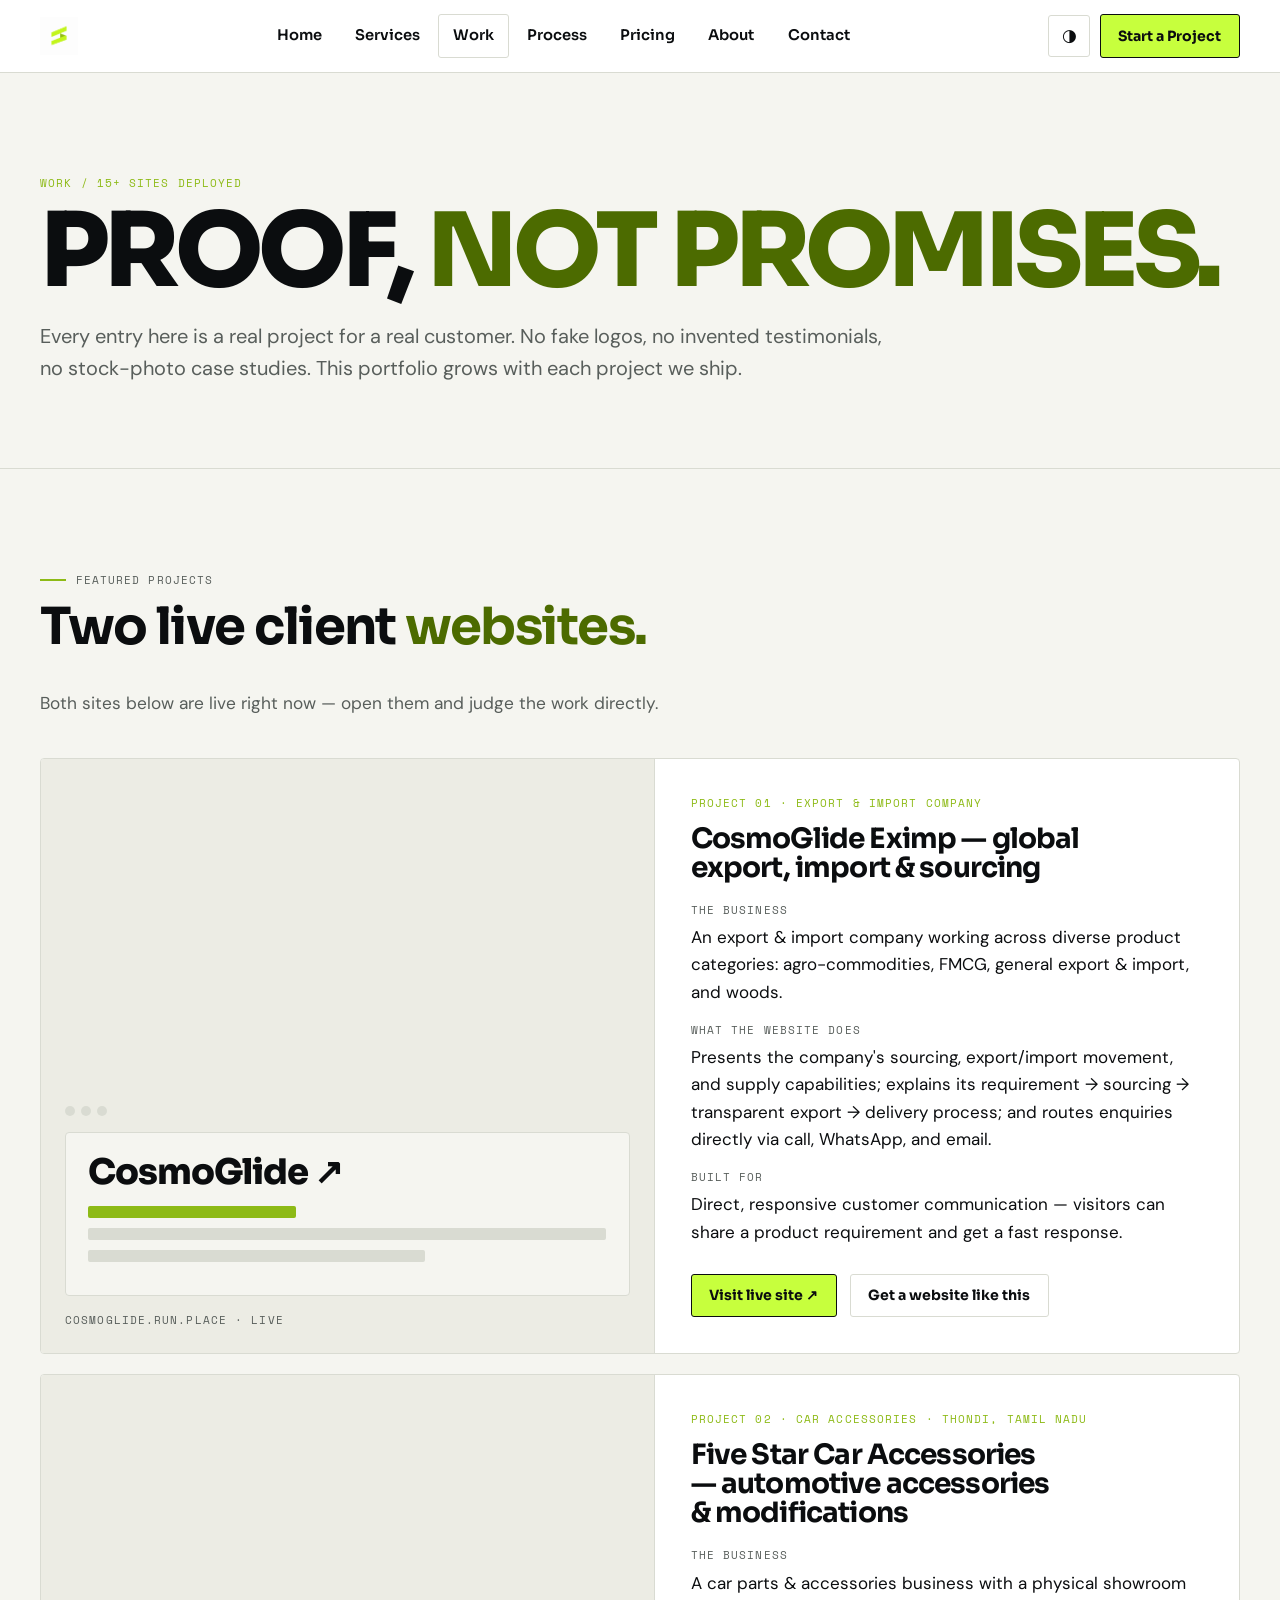
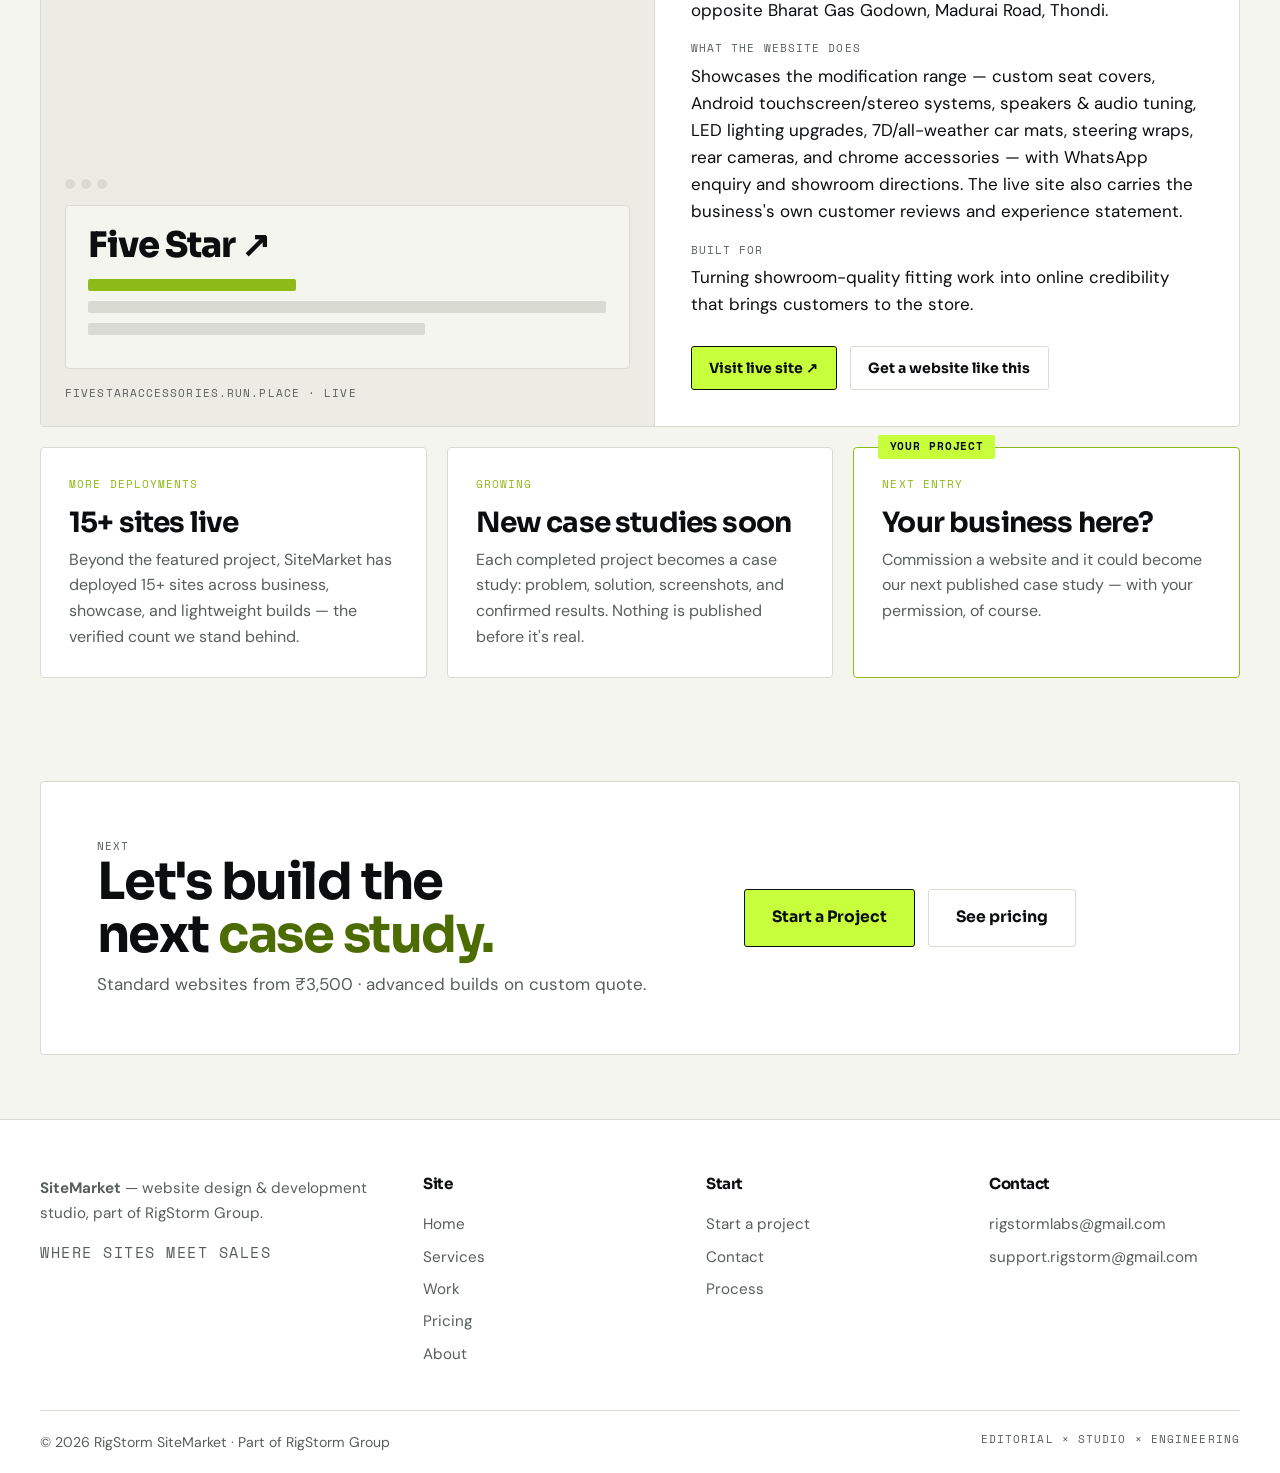
<file: work.html>
<!DOCTYPE html>
<html lang="en" data-theme="dark">
<head>
  <meta charset="UTF-8">
  <meta name="viewport" content="width=device-width, initial-scale=1.0">
  <title>Our Work — Real Client Websites | SiteMarket</title>
  <meta name="description" content="SiteMarket portfolio: real websites built for real customers. Featured client project plus 15+ sites deployed. Your project could be the next case study.">
  <link rel="canonical" href="https://www.rigstormsitemarket.linkpc.net/work.html">
  <meta name="robots" content="index, follow">
  <meta property="og:type" content="website">
  <meta property="og:site_name" content="SiteMarket by RigStorm">
  <meta property="og:title" content="Our Work — Real Client Websites | SiteMarket">
  <meta property="og:description" content="Real work, not mockups. Featured client project and a growing portfolio.">
  <meta property="og:url" content="https://www.rigstormsitemarket.linkpc.net/work.html">
  <meta name="twitter:card" content="summary_large_image">
  <link rel="icon" type="image/svg+xml" href="/favicon.svg">
  <link rel="manifest" href="/site.webmanifest">
  <link rel="preconnect" href="https://fonts.googleapis.com">
  <link rel="preconnect" href="https://fonts.gstatic.com" crossorigin>
  <link href="https://fonts.googleapis.com/css2?family=Sora:wght@600;700;800&family=DM+Sans:opsz,wght@9..40,400;9..40,500;9..40,600&family=Space+Mono&display=swap" rel="stylesheet">
  <script>(function(){try{var s=localStorage.getItem("sitemarket-theme");var t=s||(window.matchMedia("(prefers-color-scheme: light)").matches?"light":"dark");document.documentElement.setAttribute("data-theme",t)}catch(e){document.documentElement.setAttribute("data-theme","dark")}})();</script>
  <link rel="stylesheet" href="/assets/css/main.css">
</head>
<body>
  <a class="skip-link" href="#main">Skip to content</a>
  <header class="site-header">
    <div class="wrap header-inner">
      <a class="brand" href="/" aria-label="SiteMarket home">
        <img class="logo--dark" data-dark="/assets/img/sitemarket-dark.png" data-light="/assets/img/sitemarket-light.png" src="/assets/img/sitemarket-dark.png" alt="SiteMarket by RigStorm" width="220" height="38">
        <img class="logo--light" data-dark="/assets/img/sitemarket-dark.png" data-light="/assets/img/sitemarket-light.png" src="/assets/img/sitemarket-light.png" alt="" aria-hidden="true" width="220" height="38">
      </a>
      <nav class="nav-desktop" aria-label="Primary">
        <a href="/">Home</a><a href="/services.html">Services</a><a href="/work.html" aria-current="page">Work</a><a href="/process.html">Process</a><a href="/pricing.html">Pricing</a><a href="/about.html">About</a><a href="/contact.html">Contact</a>
      </nav>
      <div class="header-actions">
        <button class="theme-toggle" type="button" aria-label="Switch to light mode" aria-pressed="false" title="Toggle light / dark mode"><span class="icon-moon" aria-hidden="true">◐</span><span class="icon-sun" aria-hidden="true">◑</span></button>
        <a class="btn btn--primary btn--small header-cta" href="/request.html">Start a Project</a>
        <button class="menu-btn" type="button" aria-expanded="false" aria-controls="mobileNav" aria-label="Open menu">☰</button>
      </div>
    </div>
    <nav class="mobile-nav" id="mobileNav" aria-label="Mobile">
      <a href="/">Home</a><a href="/services.html">Services</a><a href="/work.html" aria-current="page">Work</a><a href="/process.html">Process</a><a href="/pricing.html">Pricing</a><a href="/about.html">About</a><a href="/contact.html">Contact</a><a href="/request.html">Start a Project →</a>
    </nav>
  </header>
  <main id="main">
    <section class="hero hero--plain" aria-labelledby="page-title">
      <div class="wrap">
        <p class="mono mono--accent">Work / 15+ sites deployed</p>
        <h1 id="page-title">Proof, <span class="accent-word">not promises.</span></h1>
        <p class="lead">Every entry here is a real project for a real customer. No fake logos, no invented testimonials, no stock-photo case studies. This portfolio grows with each project we ship.</p>
      </div>
    </section>
    <section class="section" aria-labelledby="feat-title">
      <div class="wrap">
        <div class="sec-head reveal"><span class="mono">Featured projects</span><h2 id="feat-title">Two live client <span class="accent-word">websites.</span></h2><p>Both sites below are live right now — open them and judge the work directly.</p></div>
        <article class="work-feature reveal" style="margin-bottom:1.25rem">
          <div class="work-visual" aria-hidden="true">
            <div class="browser-bar"><span></span><span></span><span></span></div>
            <div class="work-mock">
              <p class="work-mark">CosmoGlide<span aria-hidden="true"> ↗</span></p>
              <div class="mock-line accent"></div>
              <div class="mock-line"></div>
              <div class="mock-line short"></div>
            </div>
            <p class="mono" style="margin:1rem 0 0">cosmoglide.run.place · Live</p>
          </div>
          <div class="work-body">
            <p class="mono mono--accent">Project 01 · Export &amp; Import company</p>
            <h3>CosmoGlide Eximp — global export, import &amp; sourcing</h3>
            <dl>
              <dt>The business</dt><dd>An export &amp; import company working across diverse product categories: agro-commodities, FMCG, general export &amp; import, and woods.</dd>
              <dt>What the website does</dt><dd>Presents the company's sourcing, export/import movement, and supply capabilities; explains its requirement → sourcing → transparent export → delivery process; and routes enquiries directly via call, WhatsApp, and email.</dd>
              <dt>Built for</dt><dd>Direct, responsive customer communication — visitors can share a product requirement and get a fast response.</dd>
            </dl>
            <div class="btn-row"><a class="btn btn--primary btn--small" href="https://cosmoglide.run.place/" target="_blank" rel="noopener">Visit live site ↗</a><a class="btn btn--ghost btn--small" href="/request.html">Get a website like this</a></div>
          </div>
        </article>
        <article class="work-feature reveal">
          <div class="work-visual" aria-hidden="true">
            <div class="browser-bar"><span></span><span></span><span></span></div>
            <div class="work-mock">
              <p class="work-mark">Five Star<span aria-hidden="true"> ↗</span></p>
              <div class="mock-line accent"></div>
              <div class="mock-line"></div>
              <div class="mock-line short"></div>
            </div>
            <p class="mono" style="margin:1rem 0 0">fivestaraccessories.run.place · Live</p>
          </div>
          <div class="work-body">
            <p class="mono mono--accent">Project 02 · Car accessories · Thondi, Tamil Nadu</p>
            <h3>Five Star Car Accessories — automotive accessories &amp; modifications</h3>
            <dl>
              <dt>The business</dt><dd>A car parts &amp; accessories business with a physical showroom opposite Bharat Gas Godown, Madurai Road, Thondi.</dd>
              <dt>What the website does</dt><dd>Showcases the modification range — custom seat covers, Android touchscreen/stereo systems, speakers &amp; audio tuning, LED lighting upgrades, 7D/all-weather car mats, steering wraps, rear cameras, and chrome accessories — with WhatsApp enquiry and showroom directions. The live site also carries the business's own customer reviews and experience statement.</dd>
              <dt>Built for</dt><dd>Turning showroom-quality fitting work into online credibility that brings customers to the store.</dd>
            </dl>
            <div class="btn-row"><a class="btn btn--primary btn--small" href="https://fivestaraccessories.run.place/" target="_blank" rel="noopener">Visit live site ↗</a><a class="btn btn--ghost btn--small" href="/request.html">Get a website like this</a></div>
          </div>
        </article>
        <div class="grid-3" style="margin-top:1.25rem">
          <article class="card reveal"><span class="mono mono--accent">More deployments</span><h3>15+ sites live</h3><p>Beyond the featured project, SiteMarket has deployed 15+ sites across business, showcase, and lightweight builds — the verified count we stand behind.</p></article>
          <article class="card reveal"><span class="mono mono--accent">Growing</span><h3>New case studies soon</h3><p>Each completed project becomes a case study: problem, solution, screenshots, and confirmed results. Nothing is published before it's real.</p></article>
          <article class="card card--featured reveal"><span class="flag">Your project</span><span class="mono mono--accent">Next entry</span><h3>Your business here?</h3><p>Commission a website and it could become our next published case study — with your permission, of course.</p></article>
        </div>
      </div>
    </section>
    <section class="section section--tight" style="padding-top:0" aria-labelledby="cta-title">
      <div class="wrap"><div class="cta-band reveal">
        <div><p class="mono mono--accent">Next</p><h2 id="cta-title">Let's build the next <span class="accent-word">case study.</span></h2><p>Standard websites from ₹3,500 · advanced builds on custom quote.</p></div>
        <div class="btn-row" style="margin-top:0"><a class="btn btn--primary" href="/request.html">Start a Project</a><a class="btn btn--ghost" href="/pricing.html">See pricing</a></div>
      </div></div>
    </section>
  </main>
  <footer class="site-footer">
    <div class="wrap footer-grid">
      <div><p><strong>SiteMarket</strong> — website design &amp; development studio, part of RigStorm Group.</p><p class="mono">Where sites meet sales</p></div>
      <nav aria-label="Sitemap"><h4>Site</h4><ul><li><a href="/">Home</a></li><li><a href="/services.html">Services</a></li><li><a href="/work.html">Work</a></li><li><a href="/pricing.html">Pricing</a></li><li><a href="/about.html">About</a></li></ul></nav>
      <nav aria-label="Start"><h4>Start</h4><ul><li><a href="/request.html">Start a project</a></li><li><a href="/contact.html">Contact</a></li><li><a href="/process.html">Process</a></li></ul></nav>
      <div><h4>Contact</h4><ul><li><a href="mailto:rigstormlabs@gmail.com">rigstormlabs@gmail.com</a></li><li><a href="mailto:support.rigstorm@gmail.com">support.rigstorm@gmail.com</a></li></ul></div>
    </div>
    <div class="wrap footer-bottom"><span>© <span data-year>2026</span> RigStorm SiteMarket · Part of RigStorm Group</span><span class="mono">Editorial × Studio × Engineering</span></div>
  </footer>
  <script src="/assets/js/main.js" defer></script>
</body>
</html>
</file>
<file: assets/css/main.css>
/* ============================================================
   RigStorm SiteMarket — Design System (DESIGN.md source of truth)
   Editorial x Digital Studio x Engineering
   Sharp borders, typography-led, electric lime used sparingly.
   ============================================================ */

:root,
[data-theme="dark"] {
  --bg: #0B0D0F;
  --surface: #121518;
  --surface-2: #171C20;
  --text: #F5F5F0;
  --muted: #A6AAA8;
  --accent: #C7FF3D;
  --accent-ink: #0B0D0F;
  --accent-dark: #8DBA16;
  --border: #292E31;
  --border-soft: #1E2326;
  --card: #121518;
  --input-bg: #0E1113;
  --header-bg: rgba(11, 13, 15, 0.88);
  --hero-grid: rgba(245, 245, 240, 0.045);
  --shadow: none;
  --focus: #C7FF3D;
  color-scheme: dark;
}

[data-theme="light"] {
  --bg: #F5F5F0;
  --surface: #FFFFFF;
  --surface-2: #ECECE4;
  --text: #0B0D0F;
  --muted: #585E5B;
  --accent: #4C6B00;
  --accent-ink: #F5F5F0;
  --accent-dark: #8DBA16;
  --border: #D9DBD2;
  --border-soft: #E6E7DE;
  --card: #FFFFFF;
  --input-bg: #FFFFFF;
  --header-bg: #FFFFFF;
  --hero-grid: rgba(11, 13, 15, 0.05);
  --focus: #1a2b00;
  color-scheme: light;
}

/* Brand lime button stays vivid in both themes */
[data-theme="light"] .btn--primary {
  background: #C7FF3D;
  color: #0B0D0F;
  border-color: #0B0D0F;
}
[data-theme="light"] .btn--primary:hover { background: #8DBA16; color: #0B0D0F; }
[data-theme="light"] .accent-word { color: #4C6B00; }
[data-theme="light"] a { color: #3d5a00; }

* { box-sizing: border-box; }
html { scroll-behavior: smooth; }
@media (prefers-reduced-motion: reduce) {
  html { scroll-behavior: auto; }
  *, *::before, *::after { animation: none !important; transition: none !important; }
}

body {
  margin: 0;
  background: var(--bg);
  color: var(--text);
  font-family: "DM Sans", system-ui, -apple-system, "Segoe UI", sans-serif;
  font-size: 17px;
  line-height: 1.6;
  -webkit-font-smoothing: antialiased;
  overflow-x: hidden;
  transition: background-color 0.25s ease, color 0.25s ease;
}

h1, h2, h3, h4,
.font-display {
  font-family: "Sora", "DM Sans", system-ui, sans-serif;
  line-height: 1.04;
  letter-spacing: -0.03em;
  margin: 0 0 0.5em;
  text-wrap: balance;
}
h1 { font-size: clamp(2.5rem, 6vw, 4.5rem); font-weight: 800; }
h2 { font-size: clamp(1.9rem, 4vw, 3.25rem); font-weight: 700; }
h3 { font-size: clamp(1.25rem, 2.4vw, 1.75rem); font-weight: 700; }

p { margin: 0 0 1em; color: var(--text); }
p.lead { font-size: clamp(1.05rem, 1.6vw, 1.25rem); color: var(--muted); max-width: 62ch; line-height: 1.6; }

a { color: var(--accent-dark); text-underline-offset: 3px; }
[data-theme="dark"] a { color: var(--accent); }
a:hover { color: var(--accent-dark); }

.mono {
  font-family: "Space Mono", ui-monospace, monospace;
  font-size: 11px;
  letter-spacing: 0.1em;
  text-transform: uppercase;
  color: var(--muted);
}
.mono--accent { color: var(--accent-dark); }
[data-theme="dark"] .mono--accent { color: var(--accent); }
.accent-word { color: var(--accent); }

::selection { background: #C7FF3D; color: #0B0D0F; }

:focus-visible {
  outline: 2px solid var(--focus);
  outline-offset: 3px;
  border-radius: 2px;
}

.wrap { width: min(1200px, 100% - 3rem); margin-inline: auto; }
.section { padding: clamp(3.5rem, 8vw, 7rem) 0; }
.section--tight { padding: clamp(2.5rem, 5vw, 4rem) 0; }

.skip-link {
  position: absolute; left: -9999px; top: 0;
  background: #C7FF3D; color: #0B0D0F;
  padding: 0.75rem 1.25rem; font-weight: 700; z-index: 200;
}
.skip-link:focus { left: 0.5rem; top: 0.5rem; }

/* ---------- Header ---------- */
.site-header {
  position: sticky; top: 0; z-index: 100;
  background: var(--header-bg);
  backdrop-filter: blur(10px);
  -webkit-backdrop-filter: blur(10px);
  border-bottom: 1px solid var(--border);
}
.header-inner {
  display: flex; align-items: center; justify-content: space-between;
  gap: 1rem; height: 72px;
}
.brand { display: inline-flex; align-items: center; text-decoration: none; }
.brand img { height: 38px; width: auto; display: block; }
.brand .logo--light { display: none; }
[data-theme="light"] .brand .logo--light { display: block; }
[data-theme="light"] .brand .logo--dark { display: none; }
[data-theme="dark"] .brand .logo--dark { display: block; }
[data-theme="dark"] .brand .logo--light { display: none; }

.nav-desktop { display: flex; align-items: center; gap: 0.25rem; }
.nav-desktop a {
  font-family: "Sora", sans-serif; font-weight: 600; font-size: 0.92rem;
  color: var(--text); text-decoration: none;
  padding: 0.6rem 0.85rem; border: 1px solid transparent; border-radius: 3px;
}
.nav-desktop a:hover { border-color: var(--border); background: var(--surface); color: var(--text); }
.nav-desktop a[aria-current="page"] { color: var(--text); border-color: var(--border); background: var(--surface); }
[data-theme="dark"] .nav-desktop a[aria-current="page"] { box-shadow: inset 0 -2px 0 var(--accent); }

.header-actions { display: flex; align-items: center; gap: 0.6rem; }
.header-cta { white-space: nowrap; }

.theme-toggle {
  display: inline-flex; align-items: center; justify-content: center;
  width: 42px; height: 42px; border-radius: 3px;
  border: 1px solid var(--border); background: var(--surface);
  color: var(--text); cursor: pointer; font-size: 1.05rem;
}
.theme-toggle:hover { border-color: var(--accent-dark); }
.theme-toggle .icon-sun { display: none; }
[data-theme="light"] .theme-toggle .icon-sun { display: inline; }
[data-theme="light"] .theme-toggle .icon-moon { display: none; }

.menu-btn {
  display: none; width: 42px; height: 42px;
  border: 1px solid var(--border); background: var(--surface);
  color: var(--text); border-radius: 3px; cursor: pointer; font-size: 1.2rem;
}
.mobile-nav {
  display: none; border-top: 1px solid var(--border);
  background: var(--bg); padding: 0.75rem 1.5rem 1.25rem;
}
.mobile-nav.open { display: block; }
.mobile-nav a {
  display: block; padding: 0.8rem 0.25rem;
  font-family: "Sora", sans-serif; font-weight: 700; font-size: 1.05rem;
  color: var(--text); text-decoration: none; border-bottom: 1px solid var(--border-soft);
}
.mobile-nav a:last-child { border-bottom: none; }
.mobile-nav a[aria-current="page"] { color: var(--accent-dark); }
[data-theme="dark"] .mobile-nav a[aria-current="page"] { color: var(--accent); }

/* ---------- Buttons ---------- */
.btn {
  display: inline-flex; align-items: center; justify-content: center; gap: 0.5rem;
  font-family: "Sora", sans-serif; font-weight: 700; font-size: 0.98rem;
  padding: 0.95rem 1.7rem; border-radius: 3px; text-decoration: none;
  border: 1px solid var(--border); cursor: pointer;
  transition: transform 0.15s ease, background-color 0.15s ease, border-color 0.15s ease;
}
.btn:active { transform: translateY(1px); }
.btn--primary { background: #C7FF3D; border-color: #C7FF3D; color: #0B0D0F; }
.btn--primary:hover { background: #8DBA16; border-color: #8DBA16; color: #0B0D0F; }
.btn--ghost { background: transparent; color: var(--text); border-color: var(--border); }
.btn--ghost:hover { border-color: var(--accent-dark); color: var(--text); background: var(--surface); }
/* ---------- Button text contrast ----------
   Global link colors must never override button text. These high-
   specificity rules keep every button readable in every state. */
a.btn.btn--primary,
button.btn.btn--primary,
[data-theme="dark"] a.btn.btn--primary,
[data-theme="light"] a.btn.btn--primary { color: #0B0D0F; }
a.btn.btn--primary:hover, button.btn.btn--primary:hover,
a.btn.btn--primary:focus-visible, button.btn.btn--primary:focus-visible,
a.btn.btn--primary:active, button.btn.btn--primary:active,
[data-theme="dark"] a.btn.btn--primary:hover,
[data-theme="light"] a.btn.btn--primary:hover { color: #0B0D0F; }
a.btn.btn--ghost, button.btn.btn--ghost,
[data-theme="dark"] a.btn.btn--ghost,
[data-theme="light"] a.btn.btn--ghost { color: var(--text); }
a.btn.btn--ghost:hover, button.btn.btn--ghost:hover,
a.btn.btn--ghost:focus-visible, button.btn.btn--ghost:focus-visible,
a.btn.btn--ghost:active, button.btn.btn--ghost:active,
[data-theme="dark"] a.btn.btn--ghost:hover,
[data-theme="light"] a.btn.btn--ghost:hover { color: var(--text); }
.btn:disabled, .btn[aria-disabled="true"] {
  cursor: progress; opacity: 0.75;
}
button.btn.btn--primary:disabled { background: #8DBA16; border-color: #8DBA16; color: #0B0D0F; }
button.btn.btn--ghost:disabled { color: var(--muted); border-color: var(--border); }
.btn--small { padding: 0.6rem 1.1rem; font-size: 0.88rem; }
.btn-row { display: flex; flex-wrap: wrap; gap: 0.8rem; margin-top: 1.75rem; }

/* ---------- Hero ---------- */
.hero {
  position: relative;
  padding: clamp(3.5rem, 8vw, 6.5rem) 0 clamp(2.5rem, 5vw, 4rem);
  border-bottom: 1px solid var(--border);
  background-image: linear-gradient(var(--hero-grid) 1px, transparent 1px),
    linear-gradient(90deg, var(--hero-grid) 1px, transparent 1px);
  background-size: 56px 56px;
}
.hero--plain { background-image: none; }
.hero h1 {
  font-size: clamp(2.9rem, 8.5vw, 6.4rem);
  font-weight: 800; line-height: 0.94; letter-spacing: -0.045em;
  text-transform: uppercase; margin-bottom: 1.25rem;
}
.hero h1 .thin { font-weight: 600; }
.hero-meta { display: flex; flex-wrap: wrap; gap: 0.6rem 1.5rem; margin: 1.5rem 0 0; align-items: center; }
.trust-chip {
  display: inline-flex; align-items: center; gap: 0.55rem;
  border: 1px solid var(--border); background: var(--surface);
  padding: 0.5rem 0.9rem; border-radius: 999px; font-size: 0.9rem; font-weight: 600;
}
.trust-chip .dot { width: 9px; height: 9px; border-radius: 50%; background: var(--accent-dark); }
[data-theme="dark"] .trust-chip .dot { background: var(--accent); box-shadow: 0 0 0 4px rgba(199, 255, 61, 0.15); }
.trust-chip strong { font-family: "Sora", sans-serif; }

/* ---------- Section headers ---------- */
.sec-head { display: flex; flex-direction: column; gap: 0.7rem; margin-bottom: 2.5rem; max-width: 800px; }
.sec-head .mono { display: flex; align-items: center; gap: 0.6rem; }
.sec-head .mono::before { content: ""; width: 26px; height: 2px; background: var(--accent-dark); display: inline-block; }
[data-theme="dark"] .sec-head .mono::before { background: var(--accent); }
.sec-head p { color: var(--muted); font-size: 1.08rem; margin: 0; max-width: 62ch; }

/* ---------- Grids & cards ---------- */
.grid-2 { display: grid; grid-template-columns: 1fr 1fr; gap: 1.25rem; }
.grid-3 { display: grid; grid-template-columns: repeat(3, 1fr); gap: 1.25rem; }
.grid-4 { display: grid; grid-template-columns: repeat(4, 1fr); gap: 1rem; }

.card {
  background: var(--card); border: 1px solid var(--border);
  border-radius: 4px; padding: 1.75rem;
  transition: border-color 0.18s ease, transform 0.18s ease;
}
.card:hover { border-color: var(--accent-dark); }
.card .mono { display: block; margin-bottom: 0.9rem; }
.card h3 { margin-bottom: 0.6rem; }
.card p { color: var(--muted); margin-bottom: 0; font-size: 1rem; }
.card ul { margin: 1rem 0 0; padding-left: 1.1rem; color: var(--muted); }
.card ul li { margin-bottom: 0.35rem; }
.card .price { font-family: "Sora", sans-serif; font-weight: 800; font-size: 2rem; letter-spacing: -0.02em; color: var(--text); }
.card--featured { border-color: var(--accent-dark); position: relative; }
[data-theme="dark"] .card--featured { border-color: var(--accent); }
.card--featured .flag {
  position: absolute; top: -13px; left: 1.5rem;
  background: #C7FF3D; color: #0B0D0F;
  font-family: "Space Mono", monospace; font-size: 11px; letter-spacing: 0.08em;
  padding: 0.2rem 0.7rem; border-radius: 2px; text-transform: uppercase; font-weight: 700;
}

/* ---------- Proof band ---------- */
.proof-band { border-bottom: 1px solid var(--border); background: var(--surface); }
.proof-inner {
  display: grid; grid-template-columns: repeat(4, 1fr);
  divide: none;
}
.proof-cell { padding: 1.75rem 1.5rem; border-left: 1px solid var(--border); }
.proof-cell:first-child { border-left: none; }
.proof-cell .num { font-family: "Sora", sans-serif; font-weight: 800; font-size: clamp(1.6rem, 3vw, 2.3rem); letter-spacing: -0.02em; }
[data-theme="dark"] .proof-cell .num { color: var(--accent); }
[data-theme="light"] .proof-cell .num { color: #2f4400; }
.proof-cell .lbl { color: var(--muted); font-size: 0.95rem; margin-top: 0.25rem; }

/* ---------- Work ---------- */
.work-feature {
  display: grid; grid-template-columns: 1.05fr 1fr; gap: 0;
  border: 1px solid var(--border); border-radius: 4px; overflow: hidden; background: var(--card);
}
.work-visual {
  background: var(--surface-2); border-right: 1px solid var(--border);
  min-height: 320px; display: flex; flex-direction: column; justify-content: flex-end;
  padding: 1.5rem; position: relative;
}
.work-visual .browser-bar { display: flex; gap: 6px; margin-bottom: 1rem; }
.work-visual .browser-bar span { width: 10px; height: 10px; border-radius: 50%; background: var(--border); display: block; }
.work-mock {
  border: 1px solid var(--border); background: var(--bg); border-radius: 4px; padding: 1.4rem;
}
.work-mock .mock-line { height: 12px; background: var(--border); border-radius: 2px; margin-bottom: 10px; }
.work-mock .mock-line.accent { background: var(--accent-dark); width: 40%; }
[data-theme="dark"] .work-mock .mock-line.accent { background: var(--accent); }
.work-mock .mock-line.short { width: 65%; }
.work-mark {
  font-family: "Sora", sans-serif; font-weight: 800;
  font-size: clamp(1.6rem, 3vw, 2.2rem);
  letter-spacing: -0.03em; line-height: 1; margin: 0 0 1rem; color: var(--text);
}
.work-body { padding: 2.25rem; }
.work-body dl { margin: 1.25rem 0; }
.work-body dt { font-family: "Space Mono", monospace; font-size: 11px; letter-spacing: 0.1em; text-transform: uppercase; color: var(--muted); margin-top: 1rem; }
.work-body dd { margin: 0.3rem 0 0; color: var(--text); }

/* ---------- Process ---------- */
.steps { display: grid; grid-template-columns: repeat(5, 1fr); gap: 0; border: 1px solid var(--border); border-radius: 4px; overflow: hidden; }
.step { padding: 1.6rem 1.4rem; background: var(--card); border-left: 1px solid var(--border); }
.step:first-child { border-left: none; }
.step .n { font-family: "Space Mono", monospace; font-size: 12px; color: var(--accent-dark); letter-spacing: 0.1em; }
[data-theme="dark"] .step .n { color: var(--accent); }
.step h3 { font-size: 1.08rem; margin: 0.6rem 0 0.5rem; }
.step p { font-size: 0.94rem; color: var(--muted); margin: 0; }
.step--alt { background: var(--surface); }

/* ---------- Pricing ---------- */
.pricing-grid { display: grid; grid-template-columns: 1fr 1fr; gap: 1.25rem; align-items: stretch; }
.check-list { list-style: none; margin: 1.1rem 0 1.5rem; padding: 0; }
.check-list li { padding: 0.45rem 0 0.45rem 1.7rem; position: relative; color: var(--text); border-bottom: 1px solid var(--border-soft); font-size: 0.99rem; }
.check-list li::before { content: "→"; position: absolute; left: 0; color: var(--accent-dark); font-weight: 700; }
[data-theme="dark"] .check-list li::before { color: var(--accent); }
.fine-print { font-size: 0.9rem; color: var(--muted); border-top: 1px solid var(--border-soft); padding-top: 1rem; margin-top: 1rem; }

/* ---------- FAQ ---------- */
.faq { border: 1px solid var(--border); border-radius: 4px; overflow: hidden; }
.faq details { border-bottom: 1px solid var(--border); background: var(--card); }
.faq details:last-child { border-bottom: none; }
.faq summary {
  cursor: pointer; padding: 1.2rem 1.5rem; list-style: none;
  font-family: "Sora", sans-serif; font-weight: 700; font-size: 1.02rem;
  display: flex; justify-content: space-between; align-items: center; gap: 1rem;
}
.faq summary::-webkit-details-marker { display: none; }
.faq summary::after { content: "+"; font-size: 1.4rem; color: var(--accent-dark); flex-shrink: 0; }
[data-theme="dark"] .faq summary::after { color: var(--accent); }
.faq details[open] summary::after { content: "–"; }
.faq .faq-a { padding: 0 1.5rem 1.4rem; color: var(--muted); max-width: 75ch; }

/* ---------- Forms ---------- */
.form-grid { display: grid; grid-template-columns: 1fr 1fr; gap: 1rem; }
.field { display: flex; flex-direction: column; gap: 0.4rem; margin-bottom: 1rem; }
.field--full { grid-column: 1 / -1; }
label { font-weight: 600; font-size: 0.95rem; }
label .req { color: #c22; }
[data-theme="dark"] label .req { color: #ff7a7a; }
input, select, textarea {
  font: inherit; color: var(--text); background: var(--input-bg);
  border: 1px solid var(--border); border-radius: 3px; padding: 0.8rem 0.95rem; width: 100%;
}
input:focus, select:focus, textarea:focus { outline: 2px solid var(--focus); outline-offset: 1px; border-color: var(--accent-dark); }
textarea { min-height: 130px; resize: vertical; }
fieldset { border: 1px solid var(--border); border-radius: 4px; padding: 1.1rem 1.25rem; margin: 0 0 1.1rem; }
legend { font-family: "Sora", sans-serif; font-weight: 700; padding: 0 0.5rem; }
.checks { display: flex; flex-wrap: wrap; gap: 0.5rem; }
.check-pill { display: inline-flex; }
.check-pill input { position: absolute; opacity: 0; width: 1px; height: 1px; }
.check-pill span {
  display: inline-block; border: 1px solid var(--border); border-radius: 999px;
  padding: 0.45rem 0.95rem; font-size: 0.9rem; cursor: pointer; background: var(--surface);
}
.check-pill input:checked + span { background: #C7FF3D; color: #0B0D0F; border-color: #0B0D0F; font-weight: 700; }
.check-pill input:focus-visible + span { outline: 2px solid var(--focus); outline-offset: 2px; }
.form-note { font-size: 0.9rem; color: var(--muted); }
.form-success {
  display: none; border: 1px solid var(--accent-dark); background: var(--surface);
  border-radius: 4px; padding: 1.5rem; margin-top: 1.25rem;
}
.form-success.show { display: block; }
.form-success h3 { margin-bottom: 0.4rem; }
.form-error { color: #c22; font-size: 0.88rem; min-height: 1.2em; }
[data-theme="dark"] .form-error { color: #ff8a8a; }

/* ---------- Misc layout ---------- */
.split { display: grid; grid-template-columns: 1fr 1fr; gap: 3rem; align-items: start; }
.callout {
  border: 1px solid var(--border); border-left: 4px solid var(--accent-dark);
  background: var(--surface); padding: 1.4rem 1.6rem; border-radius: 0 4px 4px 0;
}
[data-theme="dark"] .callout { border-left-color: var(--accent); }
.callout p { margin: 0; color: var(--muted); }
.callout strong { color: var(--text); }
.cta-band {
  border: 1px solid var(--border); border-radius: 4px; background: var(--surface);
  padding: clamp(2rem, 5vw, 3.5rem); text-align: left;
  display: grid; grid-template-columns: 1.4fr 1fr; gap: 2rem; align-items: center;
}
.cta-band h2 { margin-bottom: 0.6rem; }
.cta-band p { color: var(--muted); margin-bottom: 0; }
.table-wrap { overflow-x: auto; border: 1px solid var(--border); border-radius: 4px; }
table.compare { width: 100%; border-collapse: collapse; background: var(--card); font-size: 0.96rem; }
table.compare th, table.compare td { padding: 0.9rem 1.1rem; border-bottom: 1px solid var(--border-soft); text-align: left; }
table.compare th { font-family: "Sora", sans-serif; background: var(--surface); }
table.compare tr:last-child th, table.compare tr:last-child td { border-bottom: none; }

/* ---------- Footer ---------- */
.site-footer { border-top: 1px solid var(--border); background: var(--surface); margin-top: 0; }
.footer-grid { display: grid; grid-template-columns: 1.4fr 1fr 1fr 1fr; gap: 2rem; padding: 3.5rem 0 2.5rem; }
.footer-grid img.f-logo { height: 34px; width: auto; margin-bottom: 1rem; }
.footer-grid .f-logo-light { display: none; }
[data-theme="light"] .f-logo-light { display: block; }
[data-theme="light"] .f-logo-dark { display: none !important; }
.footer-grid p { color: var(--muted); font-size: 0.95rem; }
.footer-grid h4 { font-size: 0.95rem; margin-bottom: 1rem; }
.footer-grid ul { list-style: none; margin: 0; padding: 0; }
.footer-grid ul a { color: var(--muted); text-decoration: none; font-size: 0.95rem; display: inline-block; padding: 0.25rem 0; }
.footer-grid ul a:hover { color: var(--text); text-decoration: underline; }
.footer-bottom {
  border-top: 1px solid var(--border); padding: 1.25rem 0;
  display: flex; justify-content: space-between; gap: 1rem; flex-wrap: wrap;
  color: var(--muted); font-size: 0.88rem;
}

/* ---------- Reveal ---------- */
.reveal { opacity: 0; transform: translateY(18px); transition: opacity 0.55s ease, transform 0.55s ease; }
.reveal.visible { opacity: 1; transform: none; }
@media (prefers-reduced-motion: reduce) { .reveal { opacity: 1; transform: none; } }

/* ---------- Responsive ---------- */
@media (max-width: 960px) {
  .grid-3, .grid-4 { grid-template-columns: 1fr 1fr; }
  .steps { grid-template-columns: 1fr 1fr; }
  .step { border-top: 1px solid var(--border); }
  .proof-inner { grid-template-columns: 1fr 1fr; }
  .proof-cell:nth-child(3) { border-left: none; }
  .proof-cell { border-top: 1px solid var(--border); }
  .proof-cell:nth-child(1), .proof-cell:nth-child(2) { border-top: none; }
  .work-feature, .split, .cta-band, .pricing-grid { grid-template-columns: 1fr; }
  .work-visual { border-right: none; border-bottom: 1px solid var(--border); }
  .footer-grid { grid-template-columns: 1fr 1fr; }
  .nav-desktop, .header-cta { display: none; }
  .menu-btn { display: inline-flex; align-items: center; justify-content: center; }
}
@media (max-width: 600px) {
  .grid-2, .grid-3, .grid-4, .form-grid { grid-template-columns: 1fr; }
  .steps { grid-template-columns: 1fr; }
  .step { border-left: none; }
  .proof-inner { grid-template-columns: 1fr; }
  .proof-cell { border-left: none; border-top: 1px solid var(--border); }
  .proof-cell:first-child { border-top: none; }
  .footer-grid { grid-template-columns: 1fr; }
  .hero h1 { font-size: clamp(2.4rem, 13vw, 3.4rem); }
  .btn { width: 100%; }
  .btn-row .btn { width: auto; flex: 1 1 200px; }
}
</file>
